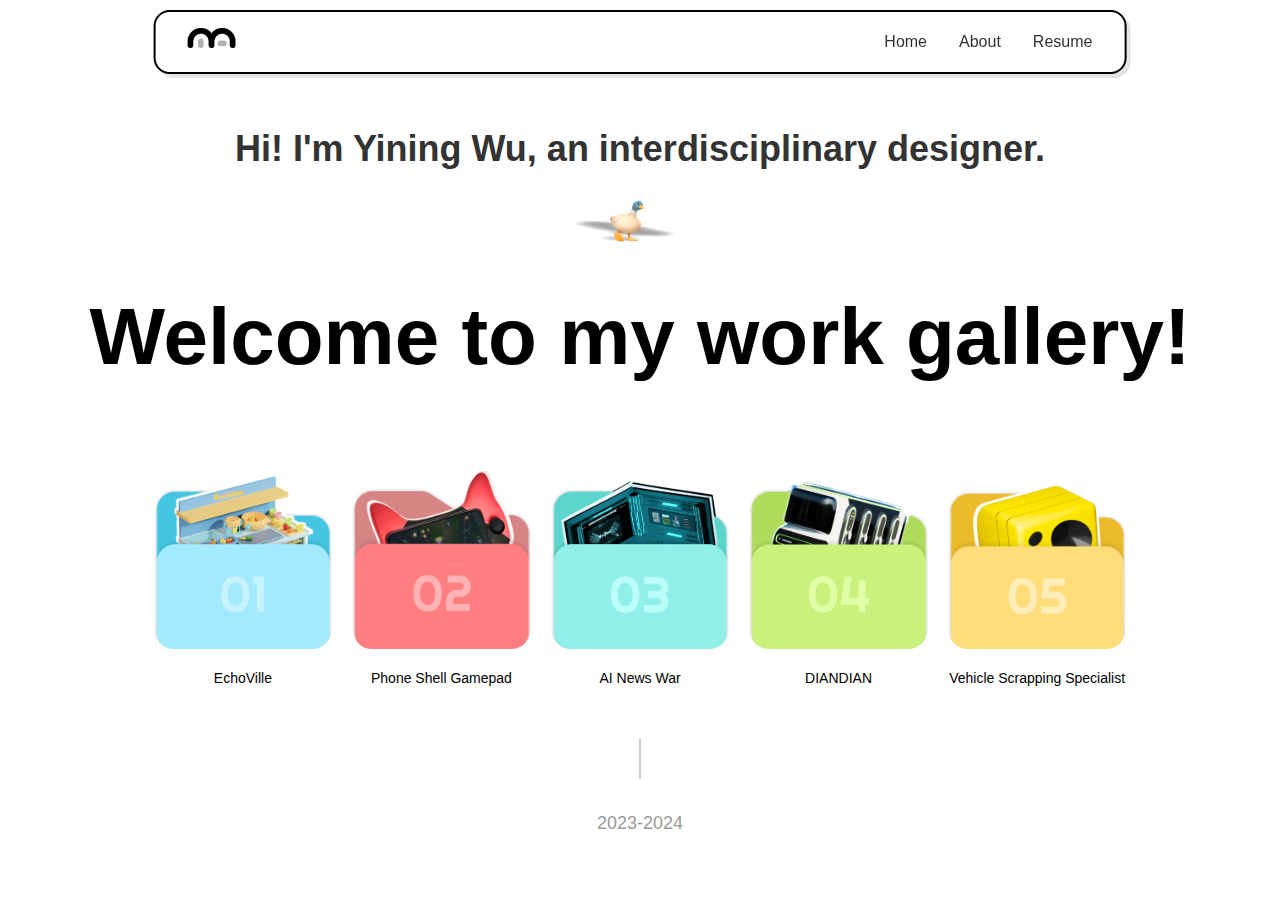
<file: index.html>
<!DOCTYPE html>
<html lang="en">
<head>
    <meta charset="UTF-8">
    <meta name="viewport" content="width=device-width, initial-scale=1.0">
    <title>Yining Wu - Portfolio</title>
    <link rel="stylesheet" href="css/style.css">
</head>
<body>
    <header class="header">
        <nav class="nav">
            <div class="logo">
                <a href="index.html">
                    <img src="assets/logo.png" alt="Nina's Logo" class="logo-image">
                </a>
            </div>
            <ul class="nav-links">
                <li><a href="index.html">Home</a></li>
                <li><a href="about.html">About</a></li>
                <li><a href="assets/Resume.pdf" target="_blank">Resume</a></li>
            </ul>
        </nav>
    </header>

    <main>
        <div class="portfolio-header">
            <h1>Hi! I'm Yining Wu, an interdisciplinary designer.</h1>
            <div class="video-divider">
                <video autoplay loop muted playsinline>
                    <source src="assets/hi.mp4" type="video/mp4">
                </video>
            </div>
            <h2>Welcome to my work gallery!</h2>
        </div>

        <div class="portfolio-grid">
            <a href="projects/echoville.html" class="portfolio-item blue">
                <div class="item-number"></div>
                <div class="item-content">
                    <h3>EchoVille</h3>
                </div>
            </a>

            <a href="projects/gamepad.html" class="portfolio-item pink">
                <div class="item-number"></div>
                <div class="item-content">
                    <h3>Phone Shell Gamepad</h3>
                </div>
            </a>

            <a href="projects/ai-news-war.html" class="portfolio-item cyan">
                <div class="item-number"></div>
                <div class="item-content">
                    <h3>AI News War</h3>
                </div>
            </a>

            <a href="projects/diandian.html" class="portfolio-item green">
                <div class="item-number"></div>
                <div class="item-content">
                    <h3>DIANDIAN</h3>
                </div>
            </a>

            <a href="projects/scrapping.html" class="portfolio-item yellow">
                <div class="item-number"></div>
                <div class="item-content">
                    <h3>Vehicle Scrapping Specialist</h3>
                </div>
            </a>
        </div>

        <div class="year">2023-2024</div>
    </main>
</body>
</html>
</file>
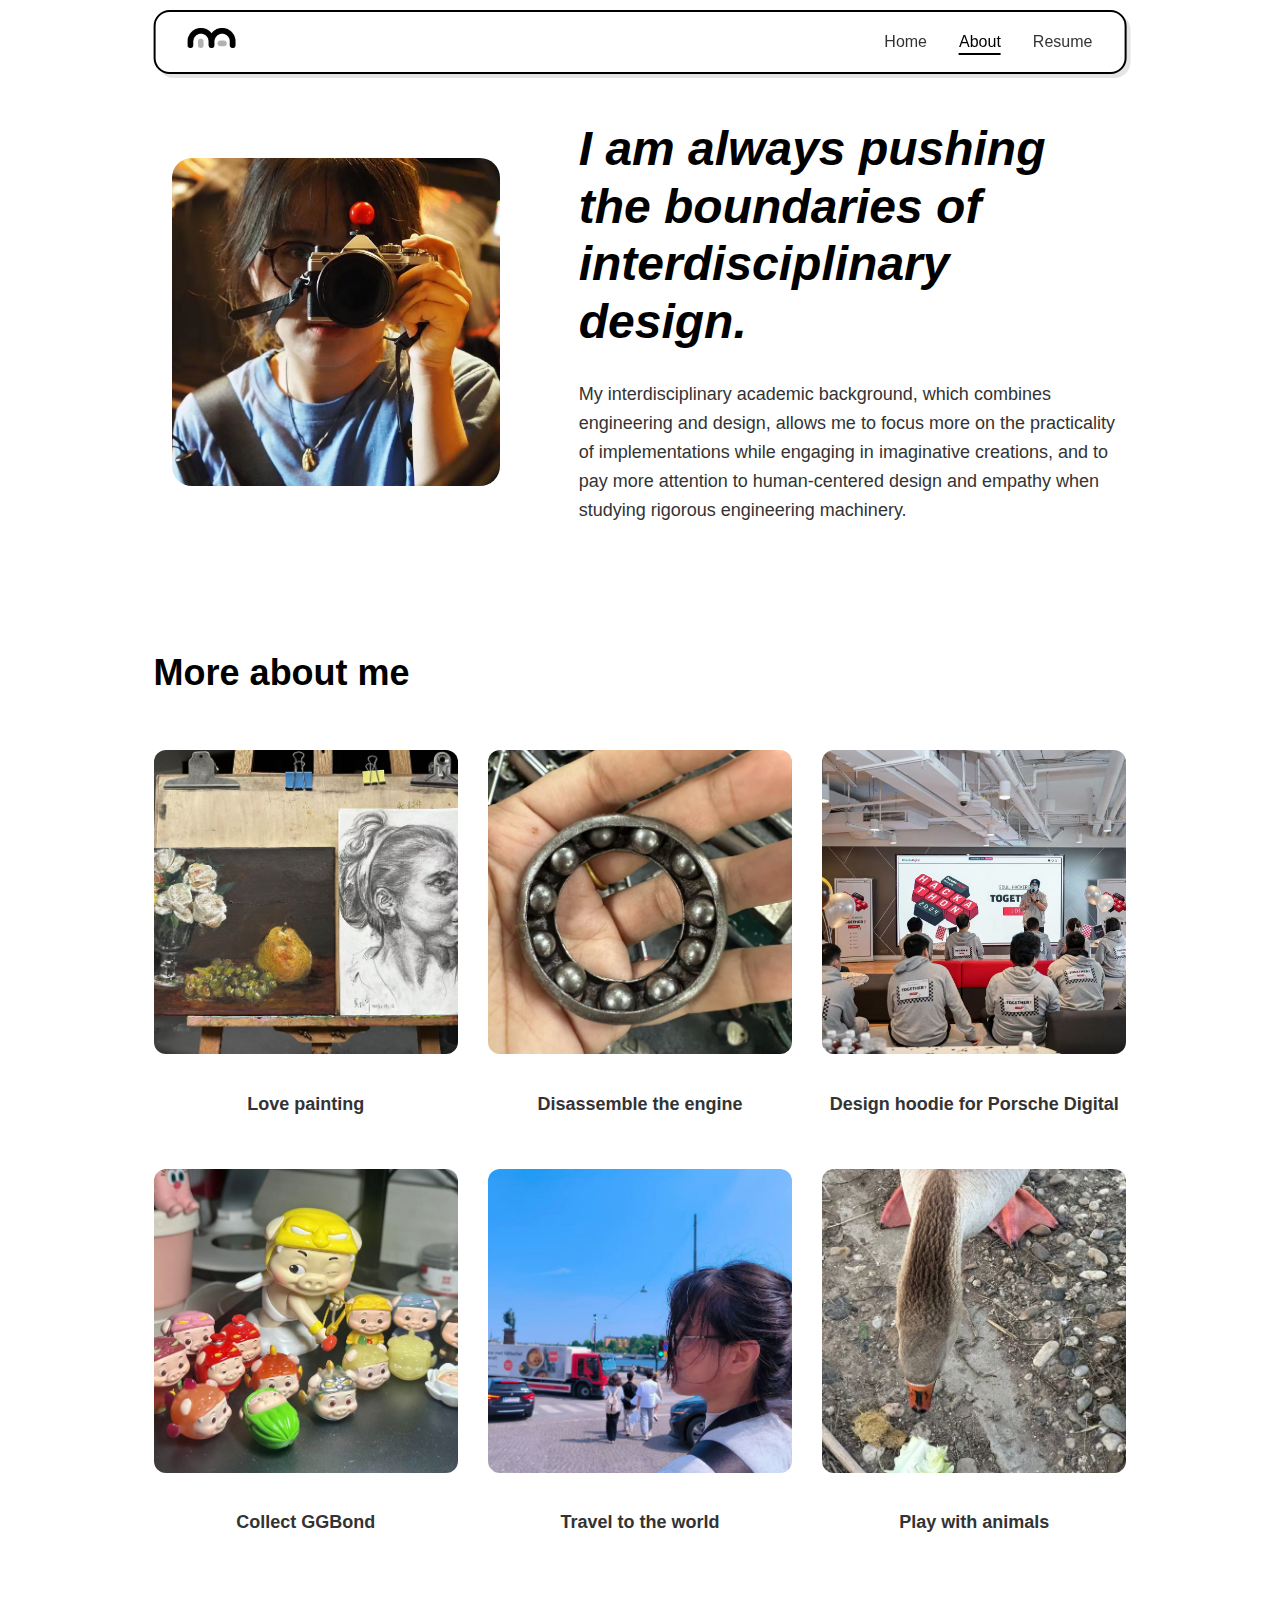
<file: about.html>
<!DOCTYPE html>
<html lang="en">
<head>
    <meta charset="UTF-8">
    <meta name="viewport" content="width=device-width, initial-scale=1.0">
    <title>About - Nina Wu</title>
    <link rel="stylesheet" href="css/style.css">
</head>
<body>
    <header class="header">
        <nav class="nav">
            <div class="logo">
                <a href="index.html">
                    <img src="assets/logo.png" alt="Nina's Logo" class="logo-image">
                </a>
            </div>
            <ul class="nav-links">
                <li><a href="index.html">Home</a></li>
                <li><a href="about.html" class="active">About</a></li>
                <li><a href="assets/Resume.pdf" target="_blank">Resume</a></li>
            </ul>
        </nav>
    </header>

    <main class="about-container">
        <div class="about-content">
            <div class="about-image">
                <img src="assets/profile.jpg" alt="Profile Image">
            </div>
            <div class="about-text">
                <h1>I am always pushing the boundaries of interdisciplinary design.</h1>
                <p>My interdisciplinary academic background, which combines engineering and design, allows me to focus more on the practicality of implementations while engaging in imaginative creations, and to pay more attention to human-centered design and empathy when studying rigorous engineering machinery.</p>
            </div>
        </div>

        <div class="more-about">
            <h2>More about me</h2>
            <div class="about-grid">
                <div class="about-item">
                    <img src="assets/about1.jpg" alt="About 1">
                    <h3>Love painting</h3>
                </div>
                <div class="about-item">
                    <img src="assets/about2.jpg" alt="About 2">
                    <h3>Disassemble the engine</h3>
                </div>
                <div class="about-item">
                    <img src="assets/about3.jpg" alt="About 3">
                    <h3>Design hoodie for Porsche Digital</h3>
                </div>
                <div class="about-item">
                    <img src="assets/about4.jpg" alt="About 4">
                    <h3>Collect GGBond</h3>
                </div>
                <div class="about-item">
                    <img src="assets/about5.jpg" alt="About 5">
                    <h3>Travel to the world</h3>
                </div>
                <div class="about-item">
                    <img src="assets/about6.jpg" alt="About 6">
                    <h3>Play with animals</h3>
                </div>
            </div>
        </div>
    </main>
</body>
</html>
</file>
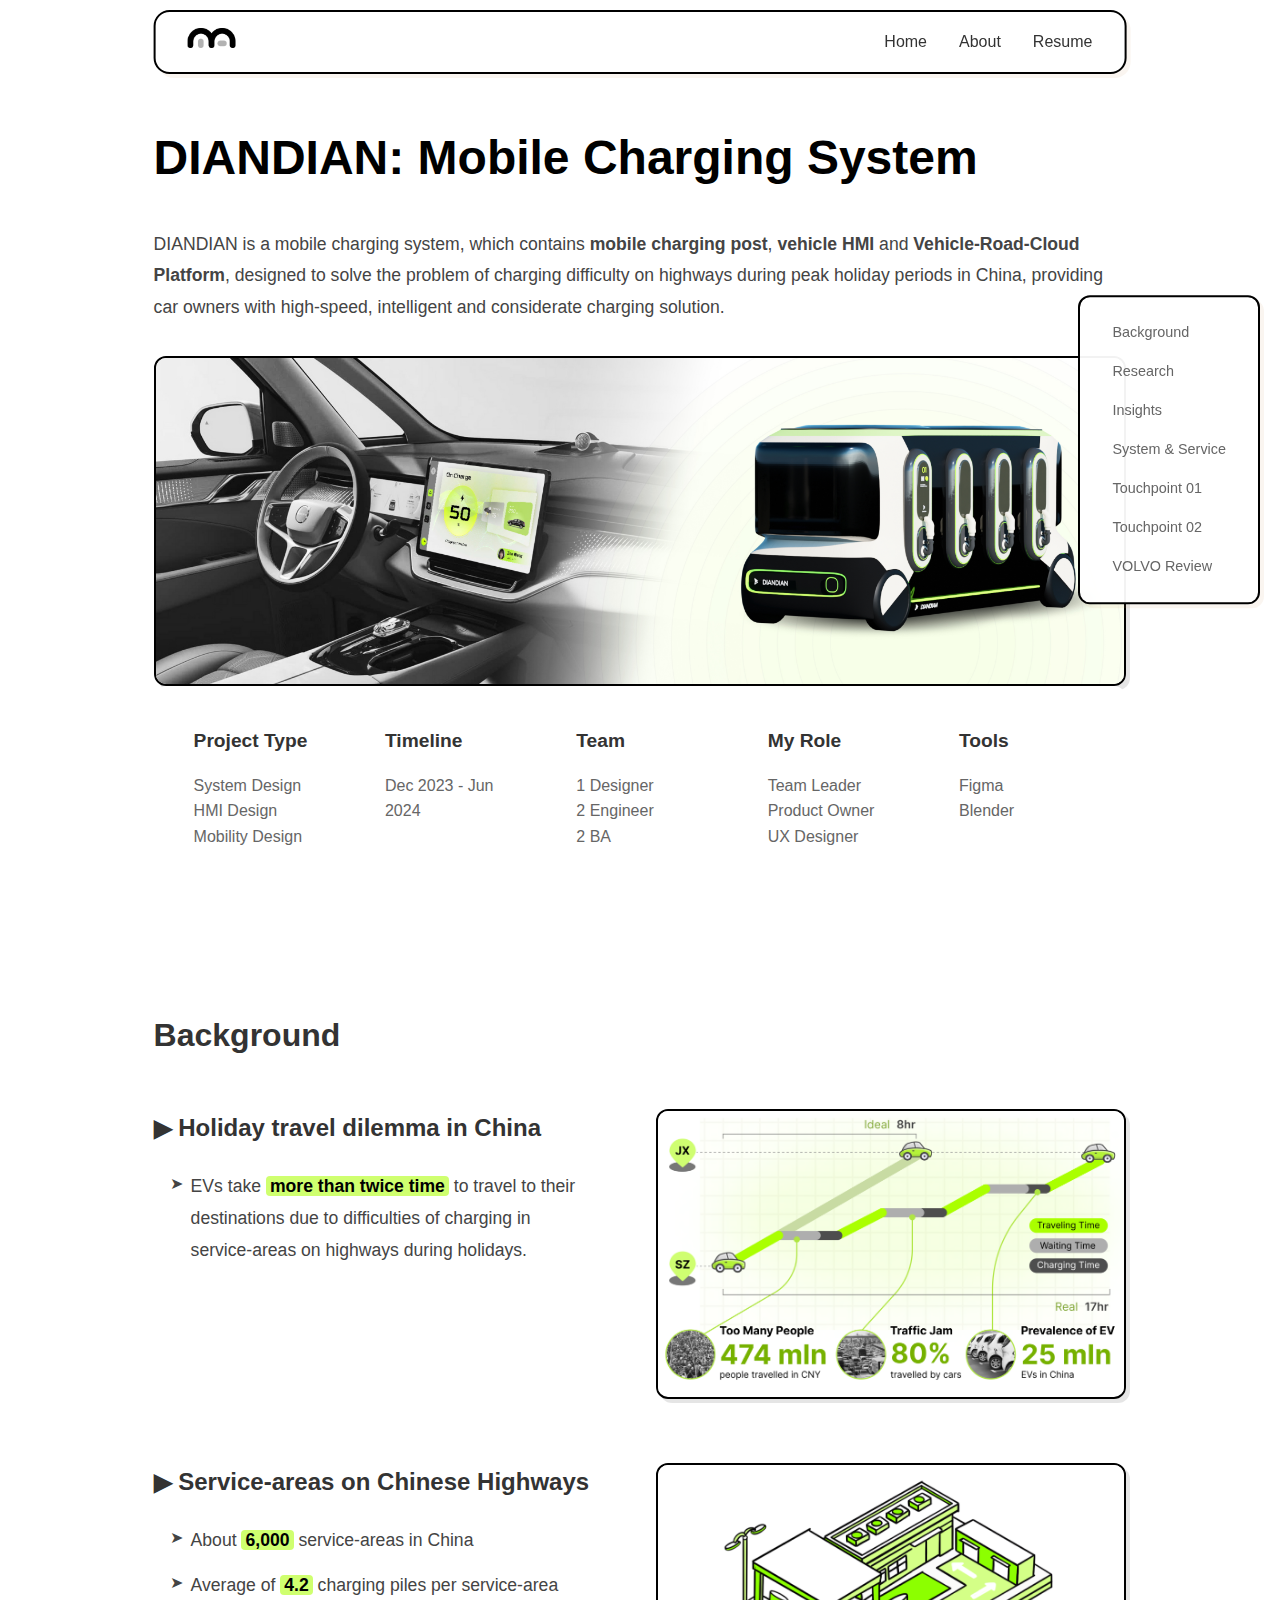
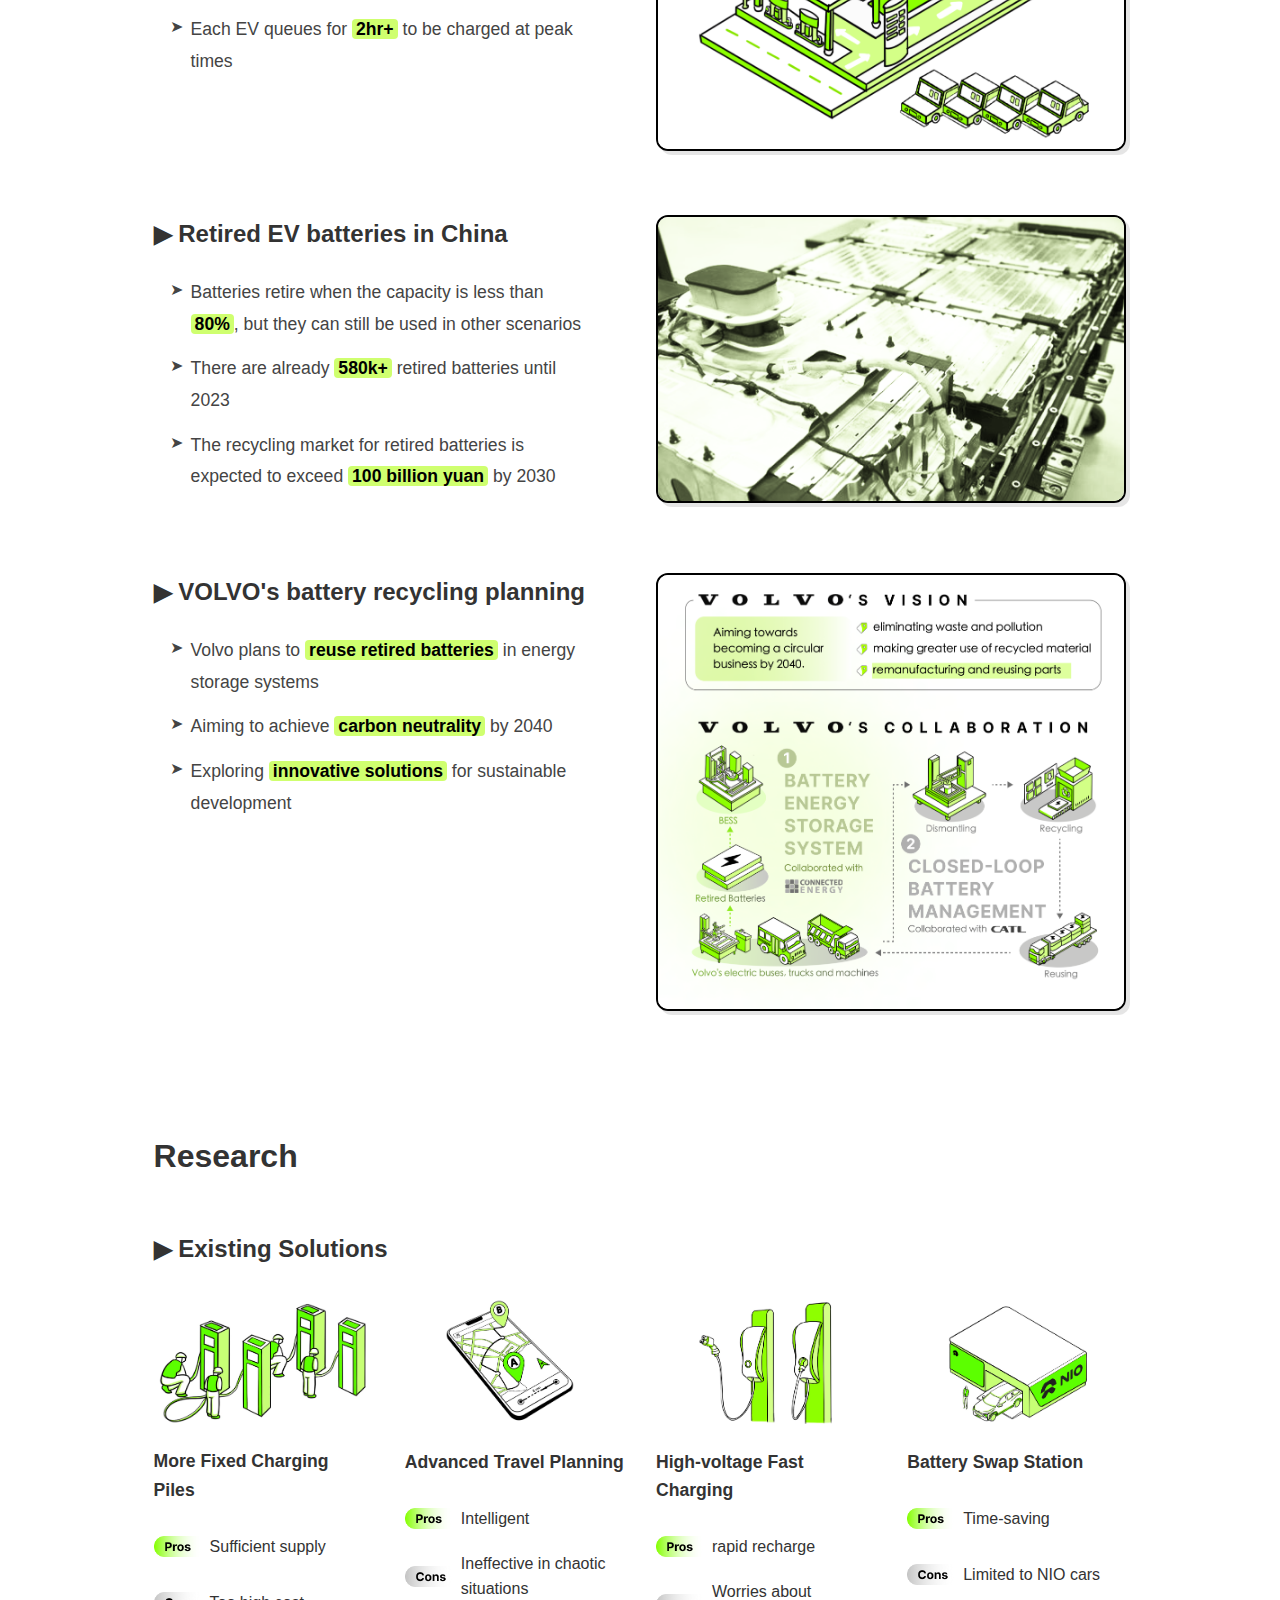
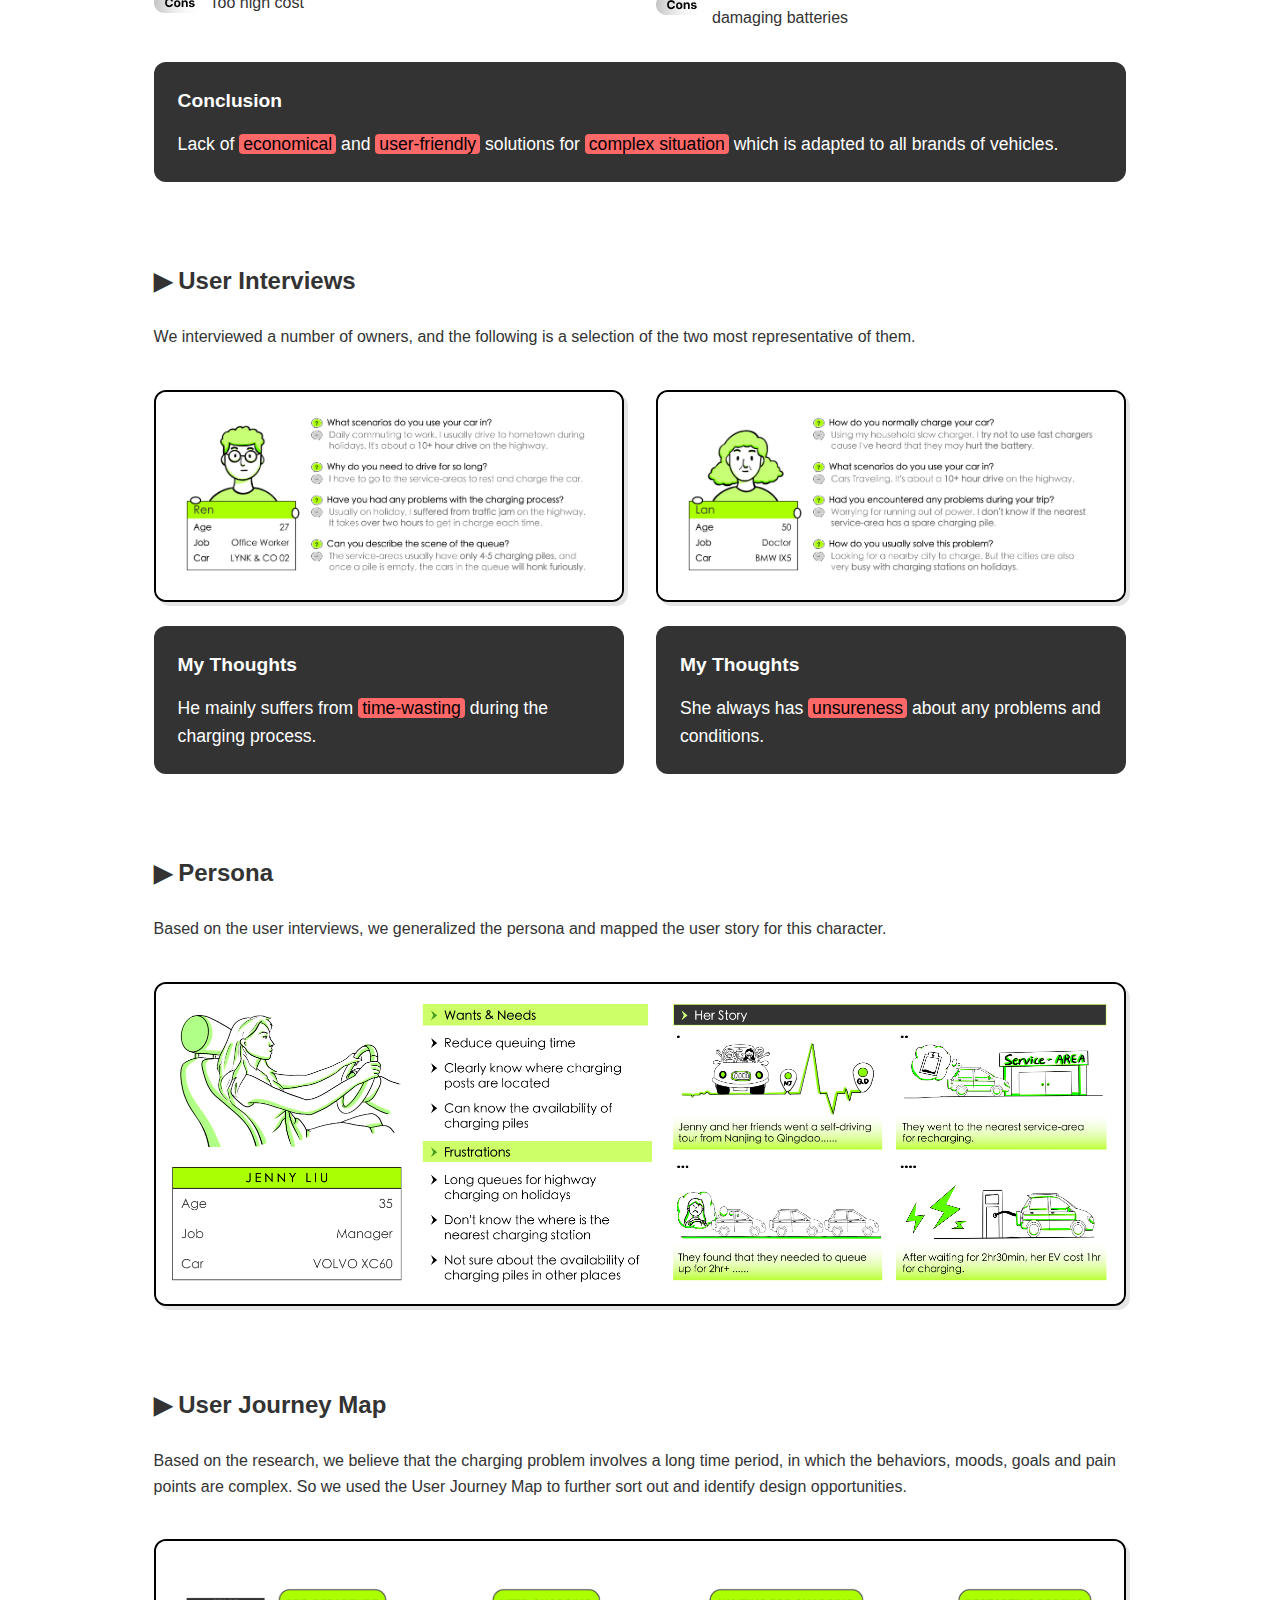
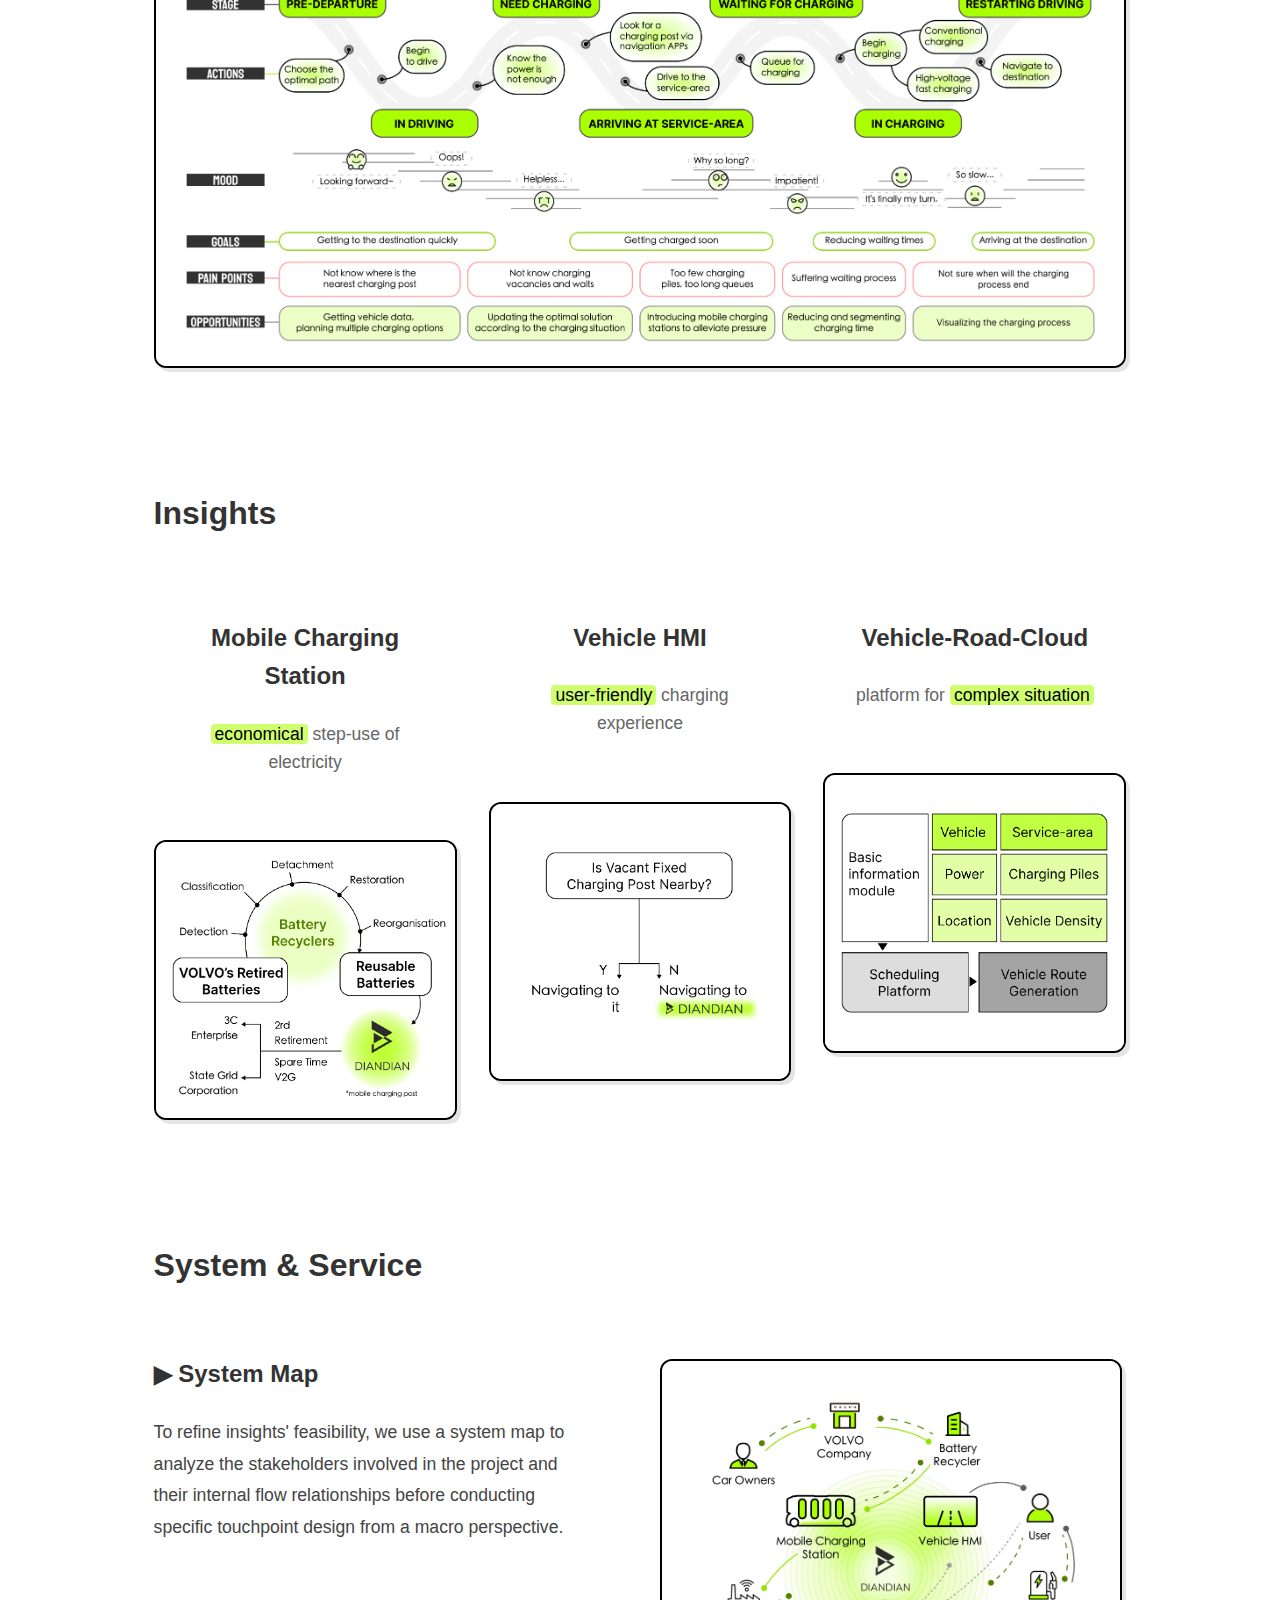
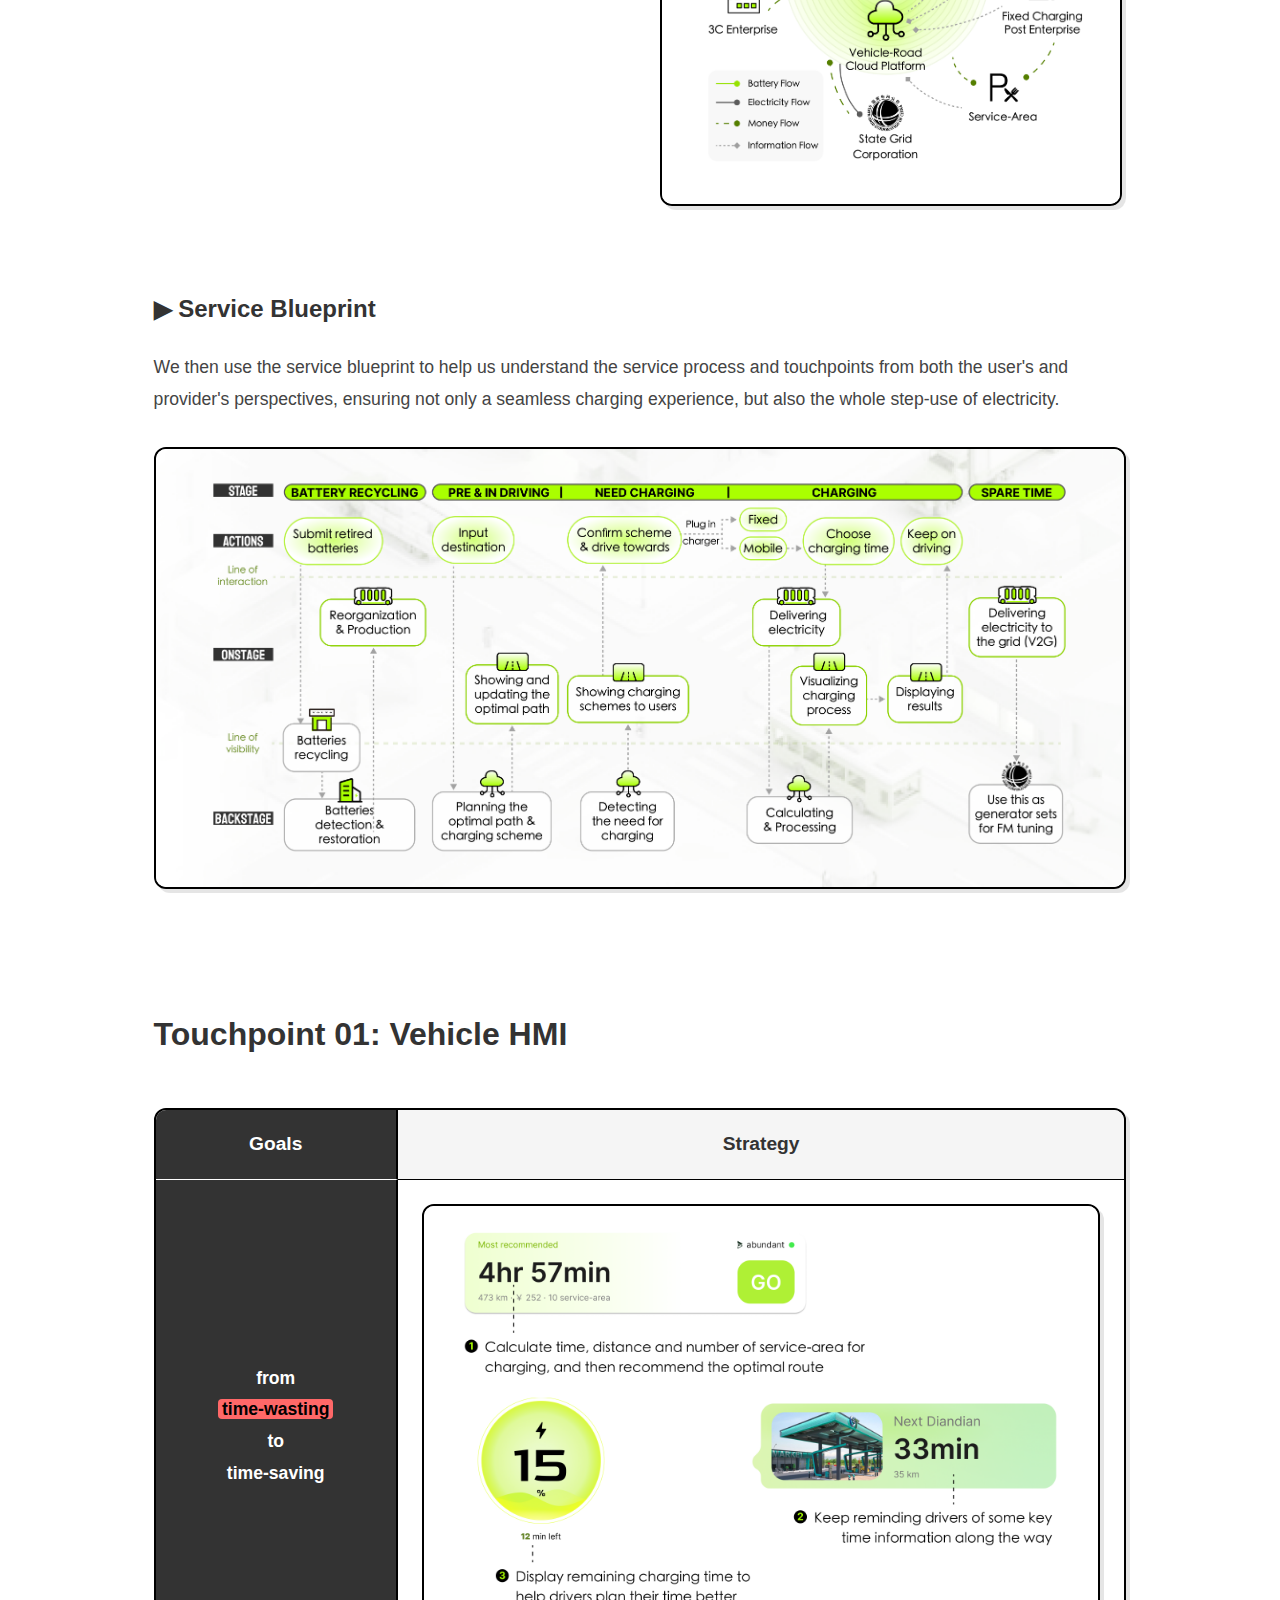
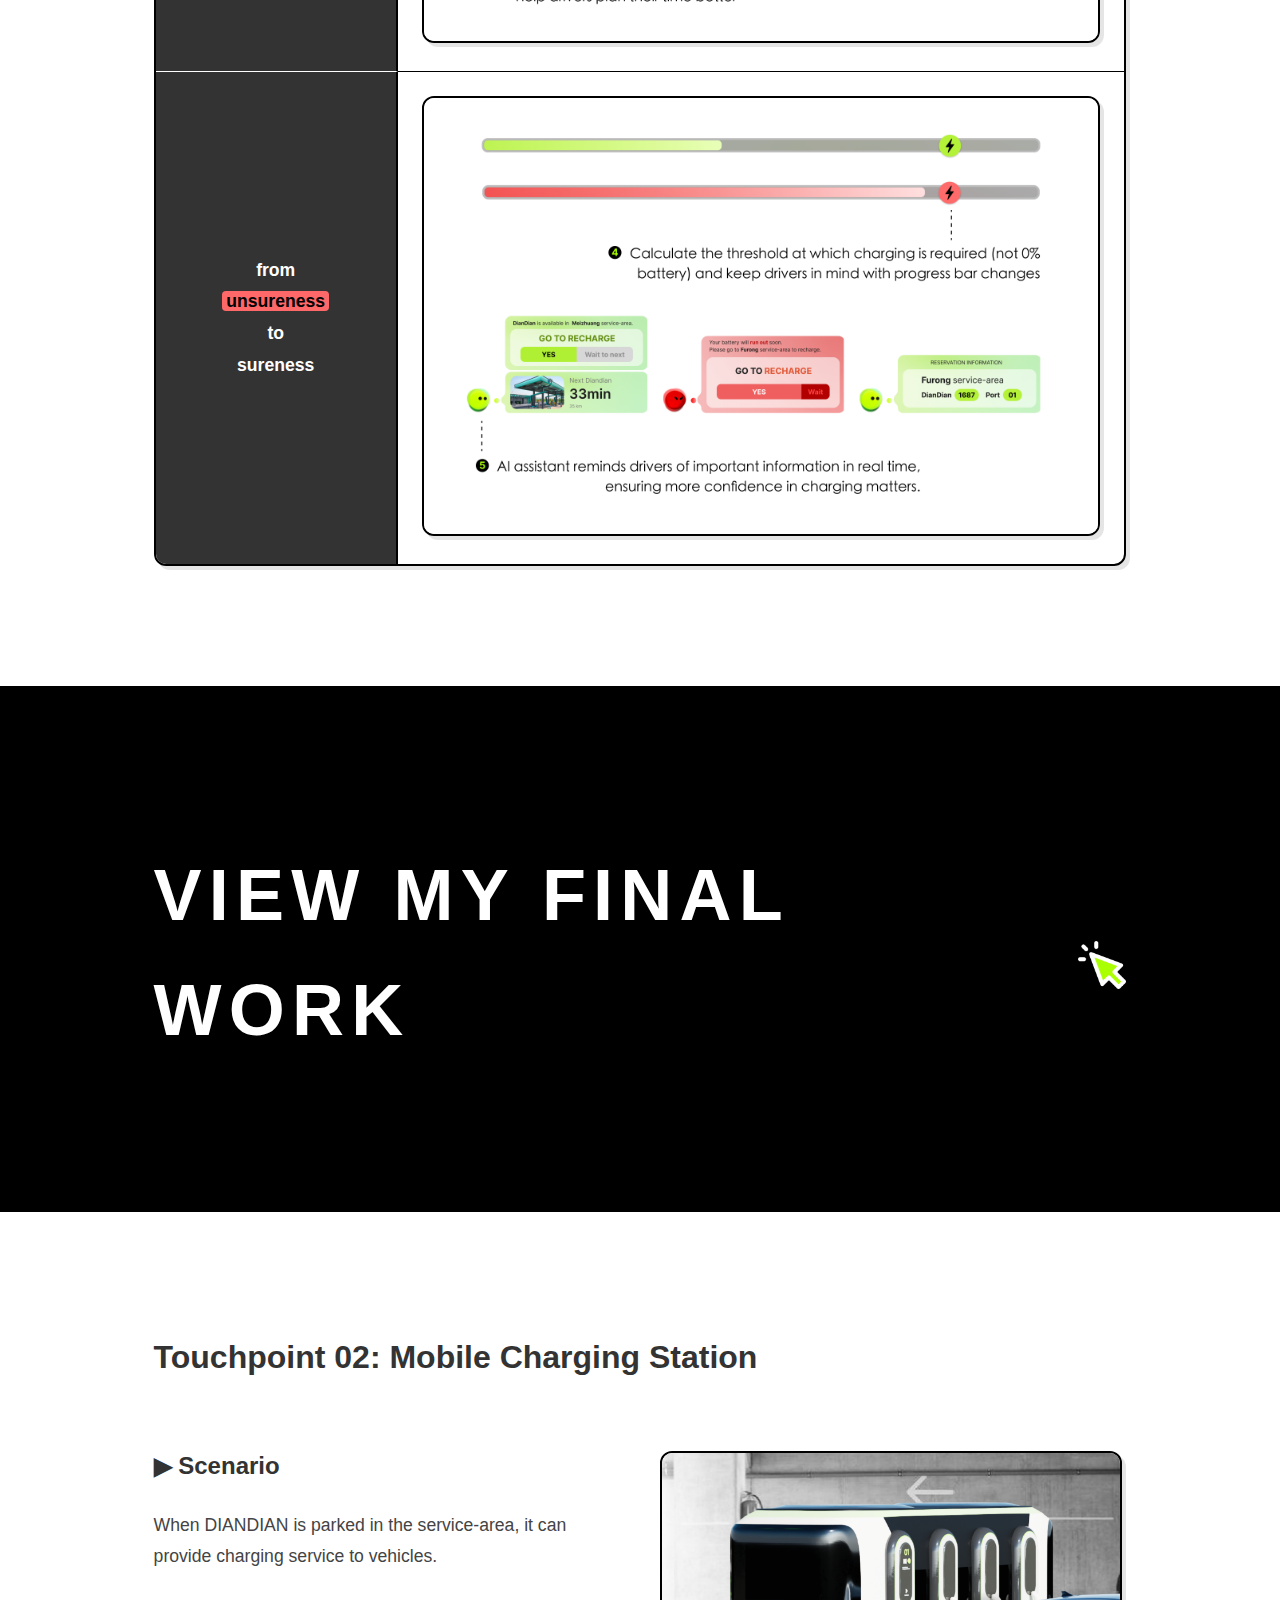
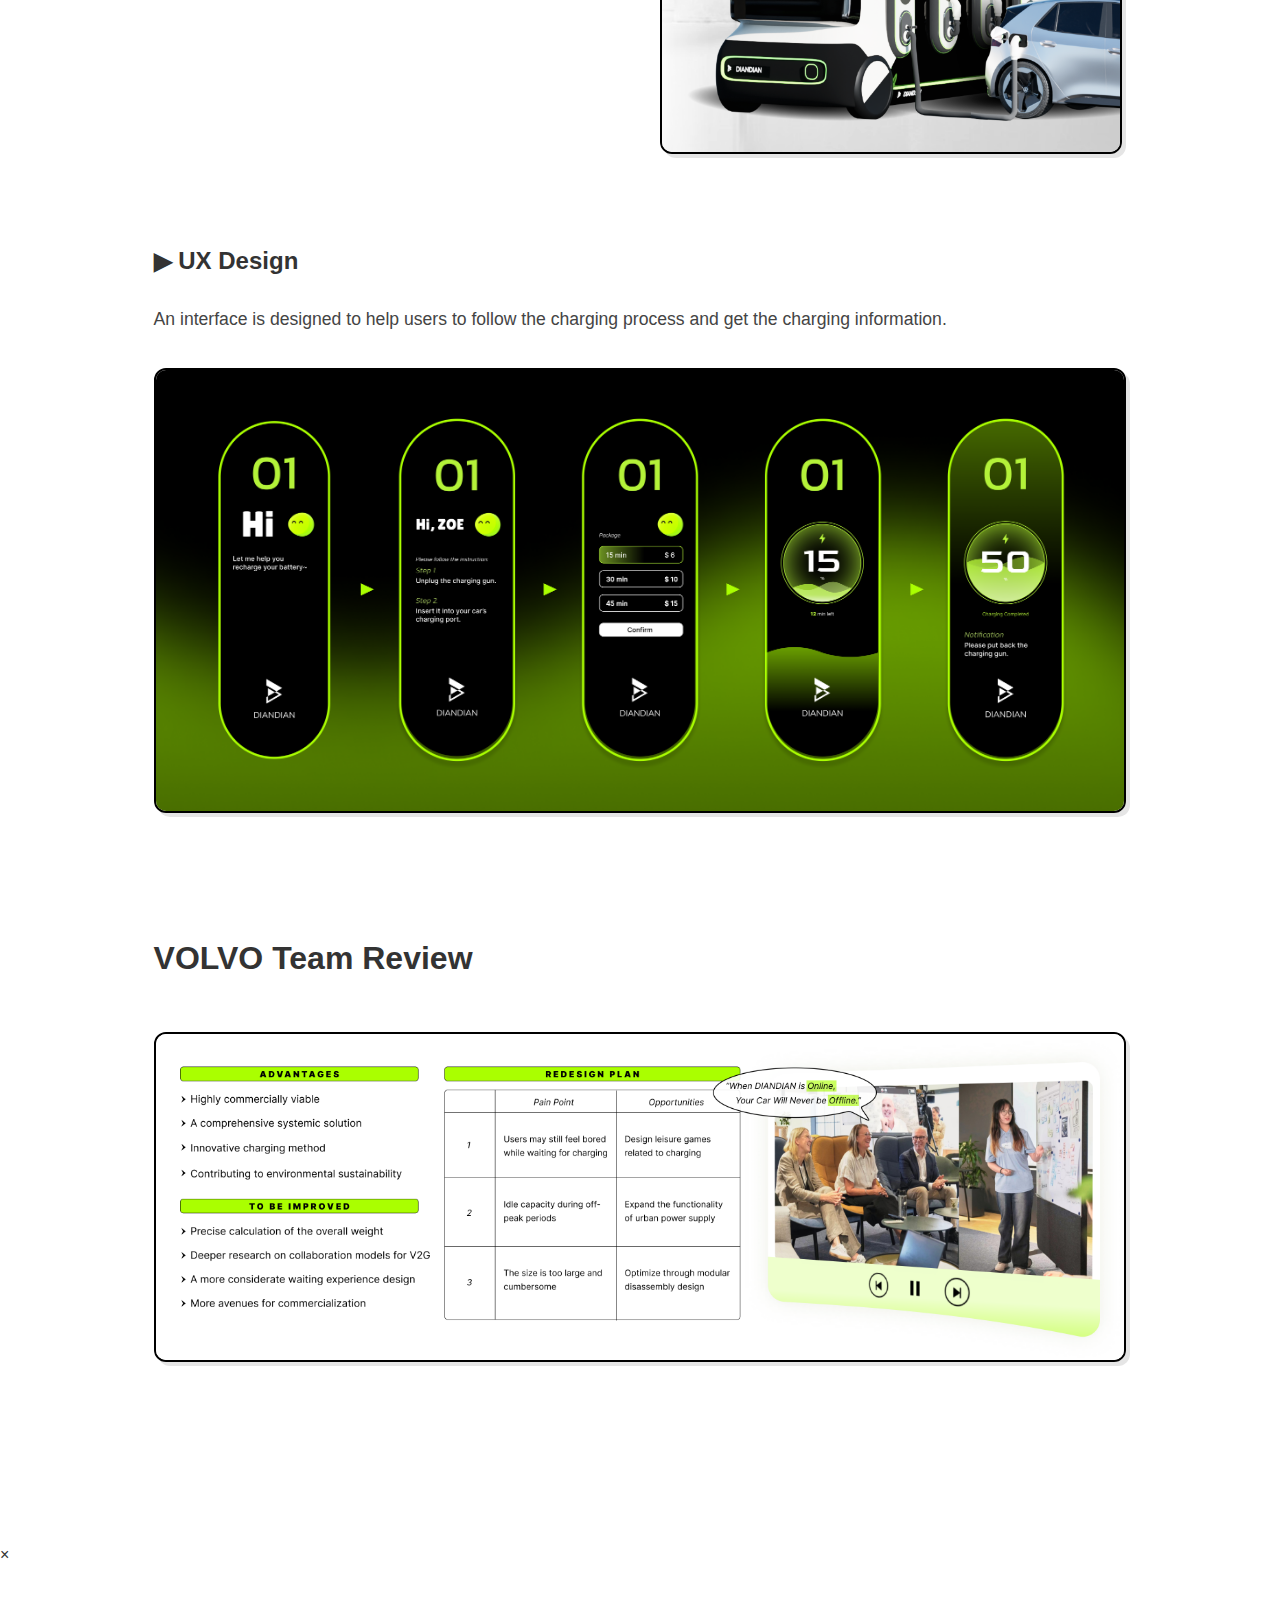
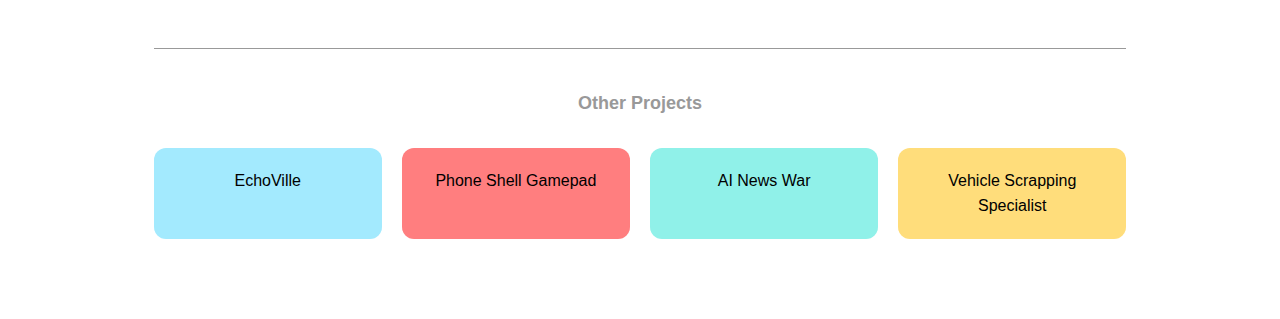
<file: projects/diandian.html>
<!DOCTYPE html>
<html lang="en">
<head>
    <meta charset="UTF-8">
    <meta name="viewport" content="width=device-width, initial-scale=1.0">
    <meta http-equiv="Content-Security-Policy" content="frame-ancestors 'self'; default-src 'self' https://ajax.googleapis.com; script-src 'self' 'unsafe-inline' https://ajax.googleapis.com; style-src 'self' https://fonts.googleapis.com 'unsafe-inline';">
    <meta http-equiv="Cache-Control" content="max-age=31536000, public">
    <title>DIANDIAN: Mobile Charging System - Nina's Portfolio</title>
    <link href="https://fonts.googleapis.com/css2?family=Noto+Sans:wght@400;700;900&display=swap" rel="stylesheet">
    <link href="https://fonts.googleapis.com/css2?family=Montserrat:ital,wght@1,700&display=swap" rel="stylesheet">
    <link rel="stylesheet" href="../css/style.css">
    <link rel="stylesheet" href="../css/project-detail.css">
</head>
<body class="project-page" data-project="diandian">
    <header class="header">
        <nav class="nav">
            <div class="logo">
                <a href="../index.html">
                    <img src="../assets/logo.png" alt="Nina's Logo" class="logo-image">
                </a>
            </div>
            <ul class="nav-links">
                <li><a href="../index.html">Home</a></li>
                <li><a href="../about.html">About</a></li>
                <li><a href="../assets/Resume.pdf" target="_blank">Resume</a></li>
            </ul>
        </nav>
    </header>

    <main class="project-detail">
        <div class="floating-nav">
            <ul class="floating-nav-list">
                <li><a href="#background" class="floating-nav-link">Background</a></li>
                <li><a href="#research" class="floating-nav-link">Research</a></li>
                <li><a href="#insights" class="floating-nav-link">Insights</a></li>
                <li><a href="#system" class="floating-nav-link">System & Service</a></li>
                <li><a href="#touchpoint-01" class="floating-nav-link">Touchpoint 01</a></li>
                <li><a href="#touchpoint-02" class="floating-nav-link">Touchpoint 02</a></li>
                <li><a href="#review" class="floating-nav-link">VOLVO Review</a></li>
            </ul>
        </div>

        <section class="project-hero">
            <div class="project-intro">
                <h1>DIANDIAN: Mobile Charging System</h1>
                <p class="project-description">DIANDIAN is a mobile charging system, which contains <strong>mobile charging post</strong>, <strong>vehicle HMI</strong> and <strong>Vehicle-Road-Cloud Platform</strong>, designed to solve the problem of charging difficulty on highways during peak holiday periods in China, providing car owners with high-speed, intelligent and considerate charging solution.</p>
            </div>
            <div class="hero-image-container">
                <img 
                    src="../assets/diandian/1.jpg" 
                    alt="DIANDIAN Project Overview" 
                    class="hero-image"
                    onerror="console.log('Image failed to load')"
                />
            </div>
            <div class="overview-grid">
                <div class="overview-item">
                    <h3>Project Type</h3>
                    <p>System Design<br>
                       HMI Design<br>
                       Mobility Design</p>
                </div>
                <div class="overview-item">
                    <h3>Timeline</h3>
                    <p>Dec 2023 - Jun 2024</p>
                </div>
                <div class="overview-item">
                    <h3>Team</h3>
                    <p>1 Designer<br>
                       2 Engineer<br>
                       2 BA</p>
                </div>
                <div class="overview-item">
                    <h3>My Role</h3>
                    <p>Team Leader<br>
                       Product Owner<br>
                       UX Designer</p>
                </div>
                <div class="overview-item">
                    <h3>Tools</h3>
                    <p>Figma<br>
                       Blender</p>
                </div>
            </div>
        </section>

        <section class="project-content">
            <div class="content-block" id="background">
                <h2>Background</h2>
                <div class="background-grid">
                    <div class="background-left">
                        <h3>▶ Holiday travel dilemma in China</h3>
                        <div class="point-list">
                            <div class="point">
                                <span class="point-marker">➤</span>
                                <span class="point-text">EVs take <strong>more than twice time</strong> to travel to their destinations due to difficulties of charging in service-areas on highways during holidays.</span>
                            </div>
                        </div>
                    </div>
                    <div class="background-right">
                        <div class="background-image">
                            <img src="../assets/diandian/2.png" alt="Holiday travel dilemma in China" class="content-image">
                        </div>
                    </div>
                </div>
                <div class="background-grid">
                    <div class="background-left">
                        <h3>▶ Service-areas on Chinese Highways</h3>
                        <div class="point-list">
                            <div class="point">
                                <span class="point-marker">➤</span>
                                <span class="point-text">About <strong>6,000</strong> service-areas in China</span>
                            </div>
                            <div class="point">
                                <span class="point-marker">➤</span>
                                <span class="point-text">Average of <strong>4.2</strong> charging piles per service-area</span>
                            </div>
                            <div class="point">
                                <span class="point-marker">➤</span>
                                <span class="point-text">Each EV queues for <strong>2hr+</strong> to be charged at peak times</span>
                            </div>
                        </div>
                    </div>
                    <div class="background-right">
                        <div class="background-image">
                            <img src="../assets/diandian/3.png" alt="Service-areas on Chinese Highways" class="content-image">
                        </div>
                    </div>
                </div>
                <div class="background-grid">
                    <div class="background-left">
                        <h3>▶ Retired EV batteries in China</h3>
                        <div class="point-list">
                            <div class="point">
                                <span class="point-marker">➤</span>
                                <span class="point-text">Batteries retire when the capacity is less than <strong>80%</strong>, but they can still be used in other scenarios</span>
                            </div>
                            <div class="point">
                                <span class="point-marker">➤</span>
                                <span class="point-text">There are already <strong>580k+</strong> retired batteries until 2023</span>
                            </div>
                            <div class="point">
                                <span class="point-marker">➤</span>
                                <span class="point-text">The recycling market for retired batteries is expected to exceed <strong>100 billion yuan</strong> by 2030</span>
                            </div>
                        </div>
                    </div>
                    <div class="background-right">
                        <div class="background-image">
                            <img src="../assets/diandian/4.png" alt="Charging Pile Distribution" class="content-image">
                        </div>
                    </div>
                </div>
                <div class="background-grid">
                    <div class="background-left">
                        <h3>▶ VOLVO's battery recycling planning</h3>
                        <div class="point-list">
                            <div class="point">
                                <span class="point-marker">➤</span>
                                <span class="point-text">Volvo plans to <strong>reuse retired batteries</strong> in energy storage systems</span>
                            </div>
                            <div class="point">
                                <span class="point-marker">➤</span>
                                <span class="point-text">Aiming to achieve <strong>carbon neutrality</strong> by 2040</span>
                            </div>
                            <div class="point">
                                <span class="point-marker">➤</span>
                                <span class="point-text">Exploring <strong>innovative solutions</strong> for sustainable development</span>
                            </div>
                        </div>
                    </div>
                    <div class="background-right">
                        <div class="background-image">
                            <img src="../assets/diandian/5.png" alt="VOLVO's battery recycling planning" class="content-image">
                        </div>
                    </div>
                </div>
            </div>

            <div class="content-block" id="research">
                <h2>Research</h2>
                
                <!-- Existing Solutions -->
                <div class="research-section" id="existing-solutions">
                    <h3>▶ Existing Solutions</h3>
                    <div class="solutions-grid">
                        <div class="solution-item">
                            <img src="../assets/diandian/solution1.png" alt="Mobile Charging Van" class="solution-image">
                            <h4>More Fixed Charging Piles</h4>
                            <div class="solution-points">
                                <div class="point-item">
                                    <img src="../assets/diandian/pros.png" alt="pros" class="pros-icon">
                                    <p>Sufficient supply</p>
                                </div>
                                <div class="point-item">
                                    <img src="../assets/diandian/cons.png" alt="cons" class="pros-icon">
                                    <p>Too high cost</p>
                                </div>
                            </div>
                        </div>
                        <div class="solution-item">
                            <img src="../assets/diandian/solution2.png" alt="Portable Charger" class="solution-image">
                            <h4>Advanced Travel Planning</h4>
                            <div class="solution-points">
                                <div class="point-item">
                                    <img src="../assets/diandian/pros.png" alt="pros" class="pros-icon">
                                    <p>Intelligent</p>
                                </div>
                                <div class="point-item">
                                    <img src="../assets/diandian/cons.png" alt="cons" class="pros-icon">
                                    <p>Ineffective in chaotic situations</p>
                                </div>
                            </div>
                        </div>
                        <div class="solution-item">
                            <img src="../assets/diandian/solution3.png" alt="Battery Swap Station" class="solution-image">
                            <h4>High-voltage Fast Charging</h4>
                            <div class="solution-points">
                                <div class="point-item">
                                    <img src="../assets/diandian/pros.png" alt="pros" class="pros-icon">
                                    <p>rapid recharge</p>
                                </div>
                                <div class="point-item">
                                    <img src="../assets/diandian/cons.png" alt="cons" class="pros-icon">
                                    <p>Worries about damaging batteries</p>
                                </div>
                            </div>
                        </div>
                        <div class="solution-item">
                            <img src="../assets/diandian/solution4.png" alt="Fixed Charging Station" class="solution-image">
                            <h4>Battery Swap Station</h4>
                            <div class="solution-points">
                                <div class="point-item">
                                    <img src="../assets/diandian/pros.png" alt="pros" class="pros-icon">
                                    <p>Time-saving</p>
                                </div>
                                <div class="point-item">
                                    <img src="../assets/diandian/cons.png" alt="cons" class="pros-icon">
                                    <p>Limited to NIO cars</p>
                                </div>
                            </div>
                        </div>
                    </div>
                    <div class="solution-conclusion" id="solution-section">
                        <h4>Conclusion</h4>
                        <p>Lack of 
                            <a href="#insights" class="highlight-text back-to-insight">economical</a> and 
                            <a href="#insights" class="highlight-text back-to-insight">user-friendly</a> solutions for 
                            <a href="#insights" class="highlight-text back-to-insight">complex situation</a> 
                            which is adapted to all brands of vehicles.</p>
                    </div>
                </div>

                <!-- User Interviews -->
                <div class="research-section">
                    <h3>▶ User Interviews</h3>
                    <p class="section-description">We interviewed a number of owners, and the following is a selection of the two most representative of them.</p>
                    <div class="interviews-grid">
                        <div class="interview-column" id="time-wasting-section">
                            <img src="../assets/diandian/interview1.png" alt="Interview Insights 1" class="interview-image">
                            <div class="interview-conclusion">
                                <h4>My Thoughts</h4>
                                <p>He mainly suffers from <a href="#goals-table" class="highlight-text">time-wasting</a> during the charging process.</p>
                            </div>
                        </div>
                        <div class="interview-column" id="unsureness-section">
                            <img src="../assets/diandian/interview2.png" alt="Interview Insights 2" class="interview-image">
                            <div class="interview-conclusion">
                                <h4>My Thoughts</h4>
                                <p>She always has <a href="#goals-table" class="highlight-text">unsureness</a> about any problems and conditions.</p>
                            </div>
                        </div>
                    </div>
                </div>

                <!-- Persona -->
                <div class="research-section">
                    <h3>▶ Persona</h3>
                    <p class="section-description">Based on the user interviews, we generalized the persona and mapped the user story for this character.</p>
                    <img src="../assets/diandian/persona.png" alt="Persona" class="full-width-image">
                </div>

                <div class="content-block">
                    <h3>▶ User Journey Map</h3>
                    <p class="section-description">Based on the research, we believe that the charging problem involves a long time period, in which the behaviors, moods, goals and pain points are complex. So we used the User Journey Map to further sort out and identify design opportunities.</p>
                    <img src="../assets/diandian/journey.png" alt="User Journey Map" class="full-width-image">
                </div>
            </div>

            <!-- Insights Section -->
            <div class="content-block" id="insights">
                <h2>Insights</h2>
                <div class="insights-grid">
                    <div class="insight-item">
                        <div class="insight-image-container">
                            <h3>Mobile Charging Station</h3>
                            <p class="insight-subtitle">
                                <a href="#solution-section" class="highlight-text insight-link">economical</a> 
                                step-use of electricity
                            </p>
                        </div>
                        <img src="../assets/diandian/insight1.png" alt="Mobile Charging Post" class="insight-detail-image">
                    </div>
                    <div class="insight-item">
                        <div class="insight-image-container">
                            <h3>Vehicle HMI</h3>
                            <p class="insight-subtitle">
                                <a href="#solution-section" class="highlight-text insight-link">user-friendly</a> 
                                charging experience
                            </p>
                        </div>
                        <img src="../assets/diandian/insight2.png" alt="Vehicle HMI" class="insight-detail-image">
                    </div>
                    <div class="insight-item">
                        <div class="insight-image-container">
                            <h3>Vehicle-Road-Cloud</h3>
                            <p class="insight-subtitle">
                                platform for 
                                <a href="#solution-section" class="highlight-text insight-link">complex situation</a>
                            </p>
                        </div>
                        <img src="../assets/diandian/insight3.png" alt="Vehicle-Road-Cloud Platform" class="insight-detail-image">
                    </div>
                </div>
            </div>

            <div class="content-block" id="system">
                <h2>System & Service</h2>
                <div class="design-grid">
                    <div class="design-left">
                        <h3>▶ System Map</h3>
                        <p>To refine insights' feasibility, we use a system map to analyze the stakeholders involved in the project and their internal flow relationships before conducting specific touchpoint design from a macro perspective.</p>
                    </div>
                    <div class="design-right">
                        <img src="../assets/diandian/system-map.png" alt="System Map" class="design-image">
                    </div>
                </div>
                <div class="design-section">
                    <h3>▶ Service Blueprint</h3>
                    <p>We then use the service blueprint to help us understand the service process and touchpoints from both the user's and provider's perspectives, ensuring not only a seamless charging experience, but also the whole step-use of electricity.</p>
                    <img src="../assets/diandian/service-blueprint.png" alt="Service Blueprint" class="design-image">
                </div>
            </div>

            <div class="content-block" id="touchpoint-01">
                <h2>Touchpoint 01: Vehicle HMI</h2>
                <div class="goals-table" id="goals-table">
                    <div class="table-row">
                        <div class="table-cell header-cell">Goals</div>
                        <div class="table-cell header-cell">Strategy</div>
                    </div>
                    <div class="table-row">
                        <div class="table-cell">
                            <h4>
                                from<br>
                                <a href="#time-wasting-section" class="highlight-text">time-wasting</a><br>
                                to<br>
                                time-saving
                            </h4>
                        </div>
                        <div class="table-cell">
                            <div class="goal-image">
                                <img src="../assets/diandian/goal1.png" alt="Time-saving goal" class="touchpoint-image">
                            </div>
                        </div>
                    </div>
                    <div class="table-row">
                        <div class="table-cell">
                            <h4>
                                from<br>
                                <a href="#unsureness-section" class="highlight-text">unsureness</a><br>
                                to<br>
                                sureness
                            </h4>
                        </div>
                        <div class="table-cell">
                            <div class="goal-image">
                                <img src="../assets/diandian/goal2.png" alt="Sureness goal" class="touchpoint-image">
                            </div>
                        </div>
                    </div>
                </div>
            </div>

            <div class="content-block dark-section">
                <div class="view-work-banner">
                    <h2>VIEW MY FINAL WORK</h2>
                    <img src="../assets/diandian/click.png" alt="click-icon" class="click-icon">
                </div>

                <div class="hidden-content" style="display: none;">
                    <h3>▶ Pre & In Charging</h3>
                    <div class="touchpoint-images">
                        <div class="touchpoint-image-item">
                            <img src="../assets/diandian/hmi-pre.png" alt="Pre-charging Interface" class="touchpoint-image">
                            <p class="touchpoint-caption">Showing the optimal route before driving</p>
                        </div>
                        <div class="touchpoint-image-item">
                            <img src="../assets/diandian/hmi-in.png" alt="In-charging Interface" class="touchpoint-image">
                            <p class="touchpoint-caption">In driving mode</p>
                        </div>
                    </div>

                    <h3>▶ Need Charging</h3>
                    <div class="touchpoint-images">
                        <div class="touchpoint-image-item">
                            <img src="../assets/diandian/hmi-need1.png" alt="Need Charging Interface 1" class="touchpoint-image">
                            <p class="touchpoint-caption">Charging reservation information</p>
                        </div>
                        <div class="touchpoint-image-item">
                            <img src="../assets/diandian/hmi-need2.png" alt="Need Charging Interface 2" class="touchpoint-image">
                            <p class="touchpoint-caption">Route in service-area</p>
                        </div>
                    </div>
                    <div class="touchpoint-images">
                        <div class="touchpoint-image-item">
                            <img src="../assets/diandian/hmi-need3.png" alt="Need Charging Interface 3" class="touchpoint-image">
                            <p class="touchpoint-caption">Welcome to charge</p>
                        </div>
                        <div class="touchpoint-image-item">
                            <img src="../assets/diandian/hmi-need4.png" alt="Need Charging Interface 4" class="touchpoint-image">
                            <p class="touchpoint-caption">On charge mode: Visualizing charging</p>
                        </div>
                    </div>

                    <h3>▶ Charging</h3>
                    <div class="touchpoint-images">
                        <div class="touchpoint-image-item">
                            <img src="../assets/diandian/hmi-charging1.png" alt="Charging Interface 1" class="touchpoint-image">
                            <p class="touchpoint-caption">Welcome to charge</p>
                        </div>
                        <div class="touchpoint-image-item">
                            <img src="../assets/diandian/hmi-charging2.png" alt="Charging Interface 2" class="touchpoint-image">
                            <p class="touchpoint-caption">On charge mode: Visualizing charging</p>
                        </div>
                    </div>
                </div>
            </div>

            <div class="content-block" id="touchpoint-02">
                <h2>Touchpoint 02: Mobile Charging Station</h2>
                <div class="design-grid">
                    <div class="design-left">
                        <h3>▶ Scenario</h3>
                        <p>When DIANDIAN is parked in the service-area, it can provide charging service to vehicles.</p>
                    </div>
                    <div class="design-right">
                        <div class="goal-image">
                            <img src="../assets/diandian/goal3.png" alt="Mobile Charging Post Goals" class="design-image">
                        </div>
                    </div>
                </div>
                
                <div class="design-section">
                    <h3>▶ UX Design</h3>
                    <p>An interface is designed to help users to follow the charging process and get the charging information.</p>
                    <img src="../assets/diandian/ux-design.png" alt="UX Design" class="design-image">
                </div>
            </div>

            <div class="content-block" id="review">
                <h2>VOLVO Team Review</h2>
                <img src="../assets/diandian/review.png" alt="VOLVO Team Review" class="full-width-image">  
            </div>
        </section>
    </main>

    <!-- 在 body 结束标签前添加模态框 -->
    <div class="modal" id="imageModal">
        <span class="modal-close">&times;</span>
        <img class="modal-content" id="modalImage">
    </div>

    <!-- 在 body 结束标签前，其他脚本之后加 -->
    <script src="../js/image-zoom.js"></script>
    <script src="../js/banner-click.js"></script>
    <script src="../js/floating-nav.js"></script>

    <!-- 在 body 结束标签前添加 -->
    <div class="image-modal">
        <span class="close-modal">&times;</span>
        <img class="modal-content" id="modal-image">
    </div>

    <div class="project-navigation">
        <h3>Other Projects</h3>
        <div class="other-projects">
            <a href="echoville.html" class="project-link">EchoVille</a>
            <a href="gamepad.html" class="project-link">Phone Shell Gamepad</a>
            <a href="ai-news-war.html" class="project-link">AI News War</a>
            <a href="scrapping.html" class="project-link">Vehicle Scrapping Specialist</a>
        </div>
    </div>
</body>
</html>
</file>
<file: css/style.css>
/* 基础样式 */
:root {
    --primary: #000000;
    --secondary: #666666;
    --bg-color: #FFFFFF;
    --border-color: #000000;
    --text-color: #333333;
    --blue: #CDF2FF;
    --pink: #FFB4B4;
    --cyan: #00E8D7;
    --green: #CFFF6F;
    --yellow: #FFDD7B;
}

/* 重置默认样式 */
* {
    margin: 0;
    padding: 0;
    box-sizing: border-box;
}

body {
    font-family: 'PingFang SC', 'Microsoft YaHei', sans-serif;
    line-height: 1.6;
    color: #333;
    position: relative;
    margin: 0;
    padding: 0;
}

/* 添加渐变格子背景 */
body:not(.project-page)::before {
    display: none;
}

/* 添加项目页面的专门样式 */
.project-page {
    /* 删除这行 background-color: #FFFFFF !important; */
}

.project-page::before {
    display: none !important;
}

/* 导航栏样式 */
.header {
    position: fixed;
    top: 10px;
    left: 50%;
    transform: translateX(-50%);
    width: 76%;
    max-width: 1200px;
    background-color: white;
    border: 2px solid #000000;
    margin: 0;
    box-shadow: 4px 4px 0 rgba(0,0,0,0.1);
    z-index: 1000;
    border-radius: 16px;
    transition: transform 0.3s ease, box-shadow 0.3s ease;
}

.header:hover {
    transform: translate(-50%, -5px);
    box-shadow: 6px 6px 0 rgba(0,0,0,0.15);
}

.nav {
    width: 100%;
    margin: 0 auto;
    padding: 1rem 2rem;
    display: flex;
    justify-content: space-between;
    align-items: center;
}

.nav-links {
    display: flex;
    list-style: none;
    gap: 2rem;
    margin: 0;
    padding: 0;
}

.nav-links a {
    text-decoration: none;
    color: #333;
    font-weight: 500;
    position: relative;
    padding: 5px 0;
}

/* 导航链接悬停效果 */
.nav-links a::after {
    content: '';
    position: absolute;
    bottom: 0;
    left: 0;
    width: 0;
    height: 2px;
    background-color: #000;
    transition: width 0.3s ease;
}

.nav-links a:hover {
    color: #000;
}

.nav-links a:hover::after {
    width: 100%;
}

/* 当前页面激活状态 */
.nav-links a.active {
    color: #000;
}

.nav-links a.active::after {
    width: 100%;
}

.logo {
    display: flex;
    align-items: center;
}

.logo-image {
    height: 20px;
    width: auto;
    object-fit: contain;
}

/* 主页英雄区域 */
.hero {
    position: relative;
    height: 100vh;
    display: flex;
    align-items: center;
    justify-content: flex-start;
    text-align: left;
    padding: 0;
    overflow: hidden;
    z-index: 2;
    width: 100%;
}

.hero-content {
    width: 76%;
    max-width: 1160px;
    position: relative;
    z-index: 2;
    margin: 0 auto;
    padding: 0 2rem;
    flex: 1;
}

.hero-content h1 {
    font-size: 5.5rem;
    line-height: 1.2;
    font-weight: 700;
}

.name-line {
    margin: 0;
    padding: 0;
}

.content-line {
    display: flex;
    flex-wrap: wrap;
    gap: 0.5rem;
    justify-content: flex-start;
    margin: 0;
    padding: 0;
    margin-top: 1rem;
}

.hero-content .name {
    color: #6B46C1;
    display: inline-block;
    font-family: 'Montserrat', sans-serif;
    font-style: italic;
    font-weight: 700;
    position: relative;
    text-shadow: 10px 10px 20px #fff94c;
    font-size: 7rem;
    white-space: nowrap;
}

.hero-content .name:hover {
    color: transparent;
}

.hero-content .name:hover::after {
    content: attr(data-full-name);
    position: absolute;
    top: 0;
    left: 0;
    white-space: nowrap;
    color: #6B46C1;
    font-style: normal;
    font-weight: 700;
    font-size: inherit;
}

.hero-content .action {
    color: #000;
}

.hero-content .highlight {
    color: #6B46C1;
    background: linear-gradient(120deg, #6B46C1, #D6BCFA);
    -webkit-background-clip: text;
    -webkit-text-fill-color: transparent;
}

.hero-content .highlight-2 {
    color: #6B46C1;
    background: linear-gradient(-60deg, #6B46C1, #D6BCFA);
    -webkit-background-clip: text;
    -webkit-text-fill-color: transparent;
}

.interests {
    font-size: 1.2rem;
    color: #666;
    margin-top: 2rem;
    text-align: left;
    margin: 0;
    padding: 0;
}

.view-work-button {
    margin-top: 2rem;
    padding: 12px 24px;
    font-size: 1rem;
    color: #fff;
    background-color: #000000;
    border: 2px solid #000000;
    border-radius: 8px;
    cursor: pointer;
    transition: all 0.2s ease;
    box-shadow: 4px 4px 0 rgba(0,0,0,0.1);
    display: inline-block;
}

.view-work-button:hover {
    background-color: #333333;
    transform: translate(-2px, -2px);
    box-shadow: 6px 6px 0 rgba(0,0,0,0.1);
}

/* 添加滚动锁定类 */
.scroll-lock {
    overflow: hidden;
    height: 100vh;
}

/* Tab 样式 */
.tabs {
    width: 76%;
    max-width: 1200px;
    margin: 0 auto;
    display: flex;
    gap: 2rem;
    position: relative;
    z-index: 2;
    padding: 0;
}

.tab-list {
    position: absolute;
    left: 2rem;
    top: 3rem;
    display: flex;
    flex-direction: column;
    gap: 1rem;
    width: 120px;
}

.tab-button {
    padding: 8px 0;
    background: none;
    border: none;
    color: #666;
    cursor: pointer;
    font-size: 1rem;
    transition: all 0.3s ease;
    text-align: left;
    position: relative;
}

.tab-button:hover {
    color: var(--primary);
    transform: translateX(10px);
}

.tab-button.active {
    color: var(--primary);
    font-weight: 500;
    transform: translateX(15px);
}

.about-grid {
    width: 100%;
    margin-left: 140px;
    display: grid;
    grid-template-columns: repeat(2, 1fr);
    gap: 2rem;
    margin-top: 3rem;
}

/* 项目卡片样式 */
.project-card {
    width: 100%;
    background-color: white;
    border: 2px solid #000000;
    border-radius: 8px;
    padding: 16px;
    box-shadow: 4px 4px 0 rgba(0,0,0,0.1);
    transition: all 0.4s cubic-bezier(0.4, 0, 0.2, 1);
    overflow: hidden;
    position: relative;
    display: flex;
    flex-direction: column;
    align-items: center;
}

.project-card::before {
    content: '';
    position: absolute;
    top: 0;
    left: 0;
    width: 100%;
    height: 100%;
    background: linear-gradient(45deg, transparent, rgba(107, 70, 193, 0.1));
    opacity: 0;
    transition: all 0.4s ease;
}

.project-card:hover {
    transform: translateY(-5px) scale(1.02);
    box-shadow: 8px 8px 0 rgba(0,0,0,0.1);
}

.project-card:hover::before {
    opacity: 1;
}

.project-card img {
    width: 400px;
    height: 200px;
    object-fit: cover;
    border-radius: 4px;
    margin-bottom: 12px;
    transition: all 0.4s ease;
}

.project-card:hover img {
    transform: scale(1.05);
}

.project-info {
    padding: 8px 0;
    flex-grow: 1;
}

.project-card:hover .project-info {
    transform: translateY(-5px);
}

.project-info h3 {
    font-size: 1.2rem;
    margin-bottom: 8px;
    color: var(--text-color);
    transition: color 0.3s ease;
}

.project-card:hover .project-info h3 {
    color: #000000;
}

/* 响应式设计 */
@media (max-width: 768px) {
    .hero-content h1 {
        font-size: 3rem;
    }
    
    .hero-content .name {
        font-size: 4rem;
    }
    
    .nav {
        flex-direction: column;
        gap: 1rem;
        padding: 1rem;
        text-align: center;
    }
    
    .logo {
        margin: 0 auto;
    }
    
    .nav-links {
        flex-direction: column;
        align-items: center;
        gap: 1rem;
        width: 100%;
    }

    .nav-links li {
        width: 100%;
        text-align: center;
    }

    .nav-links a {
        display: block;
        padding: 0.5rem;
    }
    
    .footer-content {
        flex-direction: column;
        gap: 1rem;
        text-align: center;
    }
    
    .footer-social {
        justify-content: center;
    }
}

@media (max-width: 480px) {
    .hero-content h1 {
        font-size: 2.5rem;
    }
    
    .hero-content .name {
        font-size: 3.5rem;
    }

    .header {
        width: 90%;
    }
}

/* 调整 about 区域的位置 */
.about {
    position: relative;
    padding-top: 100px;
    z-index: 2;
    background-color: transparent;
}

/* 项目标签按钮样式 */
.project-tags {
    margin-top: 8px;
    display: flex;
    gap: 8px;
}

.tag-button {
    padding: 4px 12px;
    font-size: 0.8rem;
    color: #000000;
    background-color: transparent;
    border: 1px solid #000000;
    border-radius: 16px;
    cursor: default;
    transition: all 0.2s ease;
}

/* 修改卡片布局样式 */
.intro-grid {
    display: grid;
    grid-template-columns: repeat(2, 1fr);
    gap: 2rem;
    max-width: 1200px;
    width: 76%;
    margin: 120px auto 80px;
    padding: 0;
    min-height: calc(100vh - 300px);
    align-content: center;
}

.intro-card {
    position: relative;
    aspect-ratio: 16/9;
    border-radius: 20px;
    display: flex;
    flex-direction: column;
    align-items: center;
    justify-content: center;
    text-decoration: none;
    padding: 3rem;
    transition: transform 0.3s ease, box-shadow 0.3s ease;
    border: 2px solid #000000;
    box-shadow: 4px 4px 0 rgba(0,0,0,0.1);
}

/* 卡片颜色 */
.intro-card.blue {
    background-color: #A8E0E9;
}

.intro-card.orange {
    background-color: #FFB562;
}

.intro-card.pink {
    background-color: #FFB4B4;
}

.intro-card.green {
    background-color: #CFFF6F;
}

/* 卡片内容样式 */
.intro-card p {
    font-size: 2rem;
    color: #000000;
    text-align: center;
    font-weight: 700;
    margin: 0;
    z-index: 1;
}

/* 悬停效果 */
.intro-card:hover {
    transform: translateY(-5px);
    box-shadow: 6px 6px 0 rgba(0,0,0,0.15);
}

/* 响应式设计 */
@media (max-width: 768px) {
    .intro-grid {
        margin-top: 100px;
        min-height: auto;
    }

    .intro-card {
        aspect-ratio: 16/10;
    }

    .intro-card p {
        font-size: 1.5rem;
    }
}

/* 项目部分样式调整 */
#projects {
    margin-top: 120px;
    padding-top: 40px;
}

/* 内容区域宽度 */
.intro-grid,
.tabs {
    width: 76%;
    max-width: 1200px;
    margin-left: auto;
    margin-right: auto;
}

/* Portfolio Header 样式 */
.portfolio-header {
    text-align: center;
    padding: 120px 0 0;
}

.portfolio-header h1 {
    font-size: 36px;
    color: #333;
    margin: 0;
}

/* 视频分隔符样式 */
.video-divider {
    width: 200px;  /* 调整为合适的宽度 */
    margin: 20px auto;
    display: flex;
    justify-content: center;
    align-items: center;
}

.video-divider video {
    width: 100%;
    display: block;
    max-width: 100%;
}

/* 移除原来的分隔线样式 */
/* .divider {
    width: 1px;
    height: 40px;
    background-color: #333;
    margin: 20px auto;
} */

.portfolio-header h2 {
    font-size: 80px;
    color: #000;
    margin: 0;
}

/* Portfolio Grid 样式 */
.portfolio-grid {
    width: 76%;
    max-width: 1200px;
    margin: 50px auto 0;
    display: grid;
    grid-template-columns: repeat(5, 1fr);
    gap: 20px;
    padding: 20px 0;
}

.portfolio-item {
    position: relative;
    aspect-ratio: 1;
    text-decoration: none;
    border-radius: 20px;
    padding: 20px;
    display: flex;
    flex-direction: column;
    justify-content: flex-start;
    transition: transform 0.3s ease;
    background-size: cover;
    background-position: center;
    background-repeat: no-repeat;
    overflow: visible;
}

/* 项目背景图片样式 */
.portfolio-item.blue { 
    background-image: url('../assets/01.png');
    transition: background-image 0.3s ease;
}

.portfolio-item.blue:hover {
    background-image: url('../assets/011.png');
}

.portfolio-item.pink { 
    background-image: url('../assets/02.png');
    background-size: cover;
    background-position: center;
    transition: background-image 0.3s ease;
}

.portfolio-item.pink:hover {
    background-image: url('../assets/022.png');
}

.portfolio-item.cyan { 
    background-image: url('../assets/03.png');
    background-size: cover;
    background-position: center;
    transition: background-image 0.3s ease;
}

.portfolio-item.cyan:hover {
    background-image: url('../assets/033.png');
}

.portfolio-item.green { 
    background-image: url('../assets/04.png');
    background-size: cover;
    background-position: center;
    transition: background-image 0.3s ease;
}

.portfolio-item.green:hover {
    background-image: url('../assets/044.png');
}

.portfolio-item.yellow { 
    background-image: url('../assets/05.png');
    background-size: cover;
    background-position: center;
    transition: background-image 0.3s ease;
}

.portfolio-item.yellow:hover {
    background-image: url('../assets/055.png');
}

.portfolio-item:hover {
    transform: translateY(-10px);
}

/* 确保文字在图片上清晰可见 */
.item-number,
.item-content h3,
.item-content p {
    position: relative;
    z-index: 1;
    text-shadow: 2px 2px 4px rgba(255, 255, 255, 0.8);
}

/* 项目编号样式 */
.item-number {
    font-size: 48px;
    font-weight: bold;
    color: #000;
    opacity: 0.8;
}

/* 项目内容样式 */
.item-content {
    position: absolute;
    bottom: -40px;
    left: 0;
    width: 100%;
    text-align: center;
    background: transparent;
    padding: 0;
}

.item-content h3 {
    font-size: 14px;
    color: #000;
    margin: 0;
    font-weight: normal;
}

.item-content p {
    display: none;
}

/* 年份样式 */
.year {
    text-align: center;
    font-size: 18px;
    color: #999;
    margin: 80px 0;
    padding-top: 60px;
    position: relative;
}

/* 年份上方的竖线 */
.year::before {
    content: '';
    position: absolute;
    top: -10px;
    left: 50%;
    transform: translateX(-50%);
    width: 1px;
    height: 40px;
    background-color: #999;
}

/* 响应式设计 */
@media (max-width: 1200px) {
    .portfolio-grid {
        grid-template-columns: repeat(3, 1fr);
    }
}

@media (max-width: 768px) {
    .portfolio-grid {
        grid-template-columns: repeat(2, 1fr);
    }
    
    .portfolio-header h2 {
        font-size: 96px;
    }
}

@media (max-width: 480px) {
    .portfolio-grid {
        grid-template-columns: 1fr;
    }
    
    .portfolio-header h2 {
        font-size: 108px;
    }
}

/* 项目导航链接样式 - 统一样式 */
.project-navigation {
    position: relative;
    width: 76%;
    max-width: 1200px;
    margin: 80px auto 40px;
    padding: 40px 0;
    border-top: 1px solid #999;
    background-color: transparent !important;
}

/* 深色背景项目页面的分割线和标题样式 */
[data-project="ai-news-war"] .project-navigation,
[data-project="scrapping"] .project-navigation {
    border-top: 1px solid #fff;
}

[data-project="ai-news-war"] .project-navigation h3,
[data-project="scrapping"] .project-navigation h3 {
    color: #fff;
}

/* 其他项目页面的分割线和标题样式 */
.project-navigation h3 {
    text-align: center;
    font-size: 18px;
    color: #999;
    margin-bottom: 30px;
}

.other-projects {
    display: grid;
    grid-template-columns: repeat(4, 1fr);
    gap: 20px;
    width: 100%;
}

.project-link {
    text-decoration: none;
    padding: 20px;
    text-align: center;
    border-radius: 12px;
    transition: all 0.3s ease;
    width: 100%;
    color: #000;  /* 确保文字颜色统一 */
}

/* 根据链接内容设置背景色 */
.project-link[href*="echoville"] {
    background-color: #A3EAFE;
}

.project-link[href*="gamepad"] {
    background-color: #FF7E7F;
}

.project-link[href*="ai-news-war"] {
    background-color: #90F1E9;
}

.project-link[href*="scrapping"] {
    background-color: #FFDD7B;
}

.project-link[href*="diandian"] {
    background-color: #CFFF6F;
}

/* 统一的悬停效果 */
.project-link:hover {
    transform: translateY(-5px);
    box-shadow: 4px 4px 0 rgba(0,0,0,0.1);
}

/* 响应式设计 */
@media (max-width: 768px) {
    .project-navigation {
        width: 90%;
    }
}

/* 项目特定背景色 */
body[data-project="ai-news-war"] {
    background-color: #002228;
}

body[data-project="scrapping"] {
    background-color: #333333;
}

/* 确保内容区域在深色背景上可见 */
[data-project="ai-news-war"] .project-detail,
[data-project="scrapping"] .project-detail {
    background-color: transparent !important;  /* 确保背景透明 */
    color: #fff;
}

[data-project="ai-news-war"] h2,
[data-project="scrapping"] h2 {
    color: #fff;
}

/* 项目特定背景色 */
body.project-page[data-project="ai-news-war"] {
    background-color: #002228 !important;  /* 使用 !important 确保优先级 */
}

body.project-page[data-project="scrapping"] {
    background-color: #333333 !important;  /* 使用 !important 确保优先级 */
}

/* About 页面样式 */
.about-container {
    width: 100%;
    min-height: 100vh;
    display: flex;
    flex-direction: column;  /* 改为纵向排列 */
    align-items: center;
    padding: 120px 0;
    background-color: #FFFFFF;
}

.about-content {
    width: 76%;
    max-width: 1200px;
    display: grid;
    grid-template-columns: 0.8fr 1.2fr;
    gap: 60px;
    align-items: center;
    margin-bottom: 80px;  /* 添加底部间距 */
}

.about-image {
    width: 90%;  /* 缩小容器宽度 */
    aspect-ratio: 1;
    border-radius: 20px;
    overflow: hidden;
    background-color: #F5F5F5;
    margin: 0 auto;  /* 居中显示 */
}

.about-image img {
    width: 100%;
    height: 100%;
    object-fit: cover;
}

.about-text {
    color: #000000;  /* 改为黑色文字 */
}

.about-text h1 {
    font-size: 48px;
    font-style: italic;
    margin-bottom: 30px;
    line-height: 1.2;
    color: #000000;  /* 确保标题为黑色 */
}

.about-text p {
    font-size: 18px;
    line-height: 1.6;
    color: #333333;  /* 正文使用深灰色 */
}

/* 响应式设计 */
@media (max-width: 768px) {
    .about-content {
        grid-template-columns: 1fr;
        gap: 40px;
    }

    .about-text h1 {
        font-size: 36px;
    }

    .about-text p {
        font-size: 16px;
    }
}

/* More About 部分样式 */
.more-about {
    width: 76%;
    max-width: 1200px;
    margin: 40px auto 0;
}

.more-about h2 {
    text-align: left;
    font-size: 36px;
    margin-bottom: 40px;
    color: #000000;
}

.about-grid {
    display: grid;
    grid-template-columns: repeat(3, 1fr);
    gap: 30px;
    row-gap: 50px;
    width: 100%;
    margin-left: 0;
    margin-right: auto;
    padding-left: 0;
}

.about-item {
    text-align: center;
    width: 100%;
}

.about-item img {
    width: 100%;
    aspect-ratio: 1/1;
    object-fit: cover;
    border-radius: 12px;
    margin-bottom: 16px;
    transition: transform 0.3s ease;
}

.about-item:hover img {
    transform: translateY(-5px);
}

.about-item h3 {
    font-size: 18px;
    color: #333;
    margin: 0;
    margin-top: 12px;
}

/* 响应式设计 */
@media (max-width: 768px) {
    .about-grid {
        grid-template-columns: repeat(2, 1fr);
    }
    
    .more-about h2 {
        font-size: 28px;
    }
}

@media (max-width: 480px) {
    .about-grid {
        grid-template-columns: 1fr;
    }
}
</file>
<file: css/project-detail.css>
/* 项目详情页基础样式 */
.project-page {
    background: white;
}

/* 项目详情页内容区域 */
.project-detail {
    max-width: 1200px;
    width: 76%;
    margin: 0 auto;
    padding: 120px 0 60px;
    position: relative;
}

/* 确保导航栏样式与首页一致 */
.project-page .header {
    width: 76%;
    max-width: 1200px;
}

/* 内容区域样式 */
.project-hero,
.project-content {
    width: 100%;
    margin: 0 auto;
}

/* 项目介绍部分 */
.project-intro h1 {
    font-size: 48px;
    margin-bottom: 14px;
    color: #000000;
    font-weight: 900;
}

.project-description {
    font-size: 1.1rem;
    line-height: 1.8;
    color: #444;
    margin: 2rem 0;
}

/* 概览网格布局 */
.overview-grid {
    display: grid;
    grid-template-columns: repeat(5, 1fr);
    gap: 4rem;
    margin-bottom: 80px;
    padding: 40px;
    background: white;
    border-radius: 12px;
}

.overview-item h3 {
    font-size: 1.2rem;
    color: var(--theme-color);
    margin-bottom: 1rem;
}

.overview-item p {
    color: #666;
    line-height: 1.6;
}

/* 背景部分样式 */
.background-grid {
    display: grid;
    grid-template-columns: 1fr 1fr;
    gap: 2rem;
    margin: 0 0 4rem 0;
    align-items: start;
}

.background-left h3 {
    font-size: 1.5rem;
    color: #333;
    margin-bottom: 1.5rem;
}

.point-list {
    margin-left: 1rem;
    margin-bottom: 1rem;
    margin-right: 2rem;
}

.point {
    margin-bottom: 0.8rem;
    display: flex;
    gap: 0.5rem;
}

.point-marker {
    color: #444;
}

.point-text {
    flex: 1;
    font-size: 1.1rem;
    line-height: 1.8;
    color: #444;
}

.point-text strong {
    font-weight: 900;
    color: #000000;
    background-color: #CFFF6F;
    padding: 0 4px;
    border-radius: 4px;
}

/* 研究部分样式 */
.research-section {
    margin-bottom: 5rem;
}

.research-section h3 {
    font-size: 1.5rem;
    margin-bottom: 2rem;
    color: #333;
}

.solutions-grid {
    display: grid;
    grid-template-columns: repeat(4, 1fr);
    gap: 2rem;
    margin-top: 2rem;
}

.solution-item {
    display: flex;
    flex-direction: column;
    gap: 1rem;
}

.solution-image {
    width: 100%;
    height: auto;
    border-radius: 8px;
    aspect-ratio: 16/9;
    object-fit: cover;
}

.solution-item h4 {
    font-size: 1.1rem;
    font-weight: 700;
    color: #333;
    margin: 0.5rem 0 0.2rem;
}

.solution-points {
    display: flex;
    flex-direction: column;
    gap: 0.5rem;
}

.point-item {
    display: flex;
    align-items: center;
    gap: 0.5rem;
}

.pros-icon {
    width: 48px;
    height: 48px;
    object-fit: contain;
}

/* 访谈部分样式 */
.interviews-grid {
    display: grid;
    grid-template-columns: 1fr 1fr;
    gap: 2rem;
    margin-top: 2.5rem;
}

.interview-column {
    display: flex;
    flex-direction: column;
    gap: 1.5rem;
}

.interview-image {
    width: 100%;
    height: auto;
    border-radius: 12px;
    border: 2px solid #000000;
    box-shadow: 4px 4px 0 rgba(0,0,0,0.1);
}

.interview-conclusion {
    padding: 1.5rem;
    background-color: #333333;
    border-radius: 12px;
    color: #FFFFFF;
}

.interview-conclusion h4 {
    font-size: 1.2rem;
    font-weight: 900;
    margin-bottom: 0.8rem;
}

.interview-conclusion p {
    font-size: 1.1rem;
    line-height: 1.6;
}

.highlight-text {
    background-color: #FF6868;
    color: #000000;
    padding: 0 4px;
    border-radius: 4px;
    text-decoration: none;
}

/* 黑色背景区域样式 */
.content-block.dark-section {
    background-color: #000000;
    margin: 0;
    padding: 6rem 0;
    position: relative;
    width: 100vw;
    left: 50%;
    right: 50%;
    margin-left: -50vw;
    margin-right: -50vw;
}

.content-block.dark-section > * {
    max-width: 1200px;
    width: 76%;
    margin-left: auto;
    margin-right: auto;
    padding: 0;
}

.content-block.dark-section h2,
.content-block.dark-section h3 {
    color: #FFFFFF;
    margin-bottom: 3rem;
}

/* 确保所有图片容器的宽度正确 */
.hero-image-container,
.background-image,
.design-right {
    width: 100%;
}

/* 图片样式统一 */
.hero-image,
.content-image,
.design-image,
.full-width-image {
    width: 100%;
    height: auto;
    border-radius: 12px;
    border: 2px solid #000000;
    box-shadow: 4px 4px 0 rgba(0,0,0,0.1);
    display: block;
}

/* 恢复 Research Conclusion 的黑色背景样式 */
.solution-conclusion {
    margin-top: 2rem;
    padding: 1.5rem;
    background-color: #333333;
    border-radius: 12px;
}

.solution-conclusion h4 {
    font-size: 1.2rem;
    font-weight: 900;
    color: #FFFFFF;
    margin-bottom: 0.8rem;
}

.solution-conclusion p {
    font-size: 1.1rem;
    line-height: 1.6;
    color: #FFFFFF;
}

/* Insights 部分样式 */
.insights-grid {
    display: grid;
    grid-template-columns: repeat(3, 1fr);
    gap: 2rem;
    margin-top: 3rem;
    align-items: start;
    width: 100%;
}

/* 解释性文字样式 */
.insight-subtitle {
    font-size: 1.1rem;
    color: #666;
    text-align: center;
    margin: 0;
}

.insight-subtitle .highlight-text {
    color: #000000;
    background-color: #CFFF6F;
    padding: 0 4px;
    border-radius: 4px;
    font-weight: 500;
}

/* 卡片样式 */
.insight-item {
    display: flex;
    flex-direction: column;
    align-items: center;
    width: 100%;
}

/* Insights 卡片样式 */
.insight-image-container {
    width: 100%;
    display: flex;
    flex-direction: column;
    align-items: center;
    justify-content: center;
    padding: 2rem;
    text-align: center;
}

/* 标题样式 */
.insight-image-container h3 {
    color: #000000;
    font-size: 1.5rem;
    font-weight: 700;
    text-align: center;
    margin-bottom: 1.5rem;
}

/* 移除图片和悬浮效果相关的样式 */
.insight-image {
    display: none;
}

/* 响应式设计 */
@media (max-width: 768px) {
    .overview-grid,
    .solutions-grid,
    .interviews-grid {
        grid-template-columns: 1fr;
    }
    
    .background-grid {
        grid-template-columns: 1fr;
    }
    
    .project-detail,
    .project-page .header {
        width: 90%;
    }
    
    .insights-grid {
        grid-template-columns: 1fr;
    }
}

/* 表格布局样式 */
.goals-table {
    display: table;
    width: 100%;
    border-collapse: separate;
    border-spacing: 0;
    margin: 2rem 0;
    border-radius: 12px;
    overflow: hidden;
    border: 2px solid #000000;
    box-shadow: 4px 4px 0 rgba(0,0,0,0.1);
}

.table-row {
    display: table-row;
}

.table-cell {
    display: table-cell;
    vertical-align: middle;
    padding: 1.5rem;
    border-bottom: 1px solid #000000;
}

/* Goals 列样式 */
.table-cell:first-child {
    width: 25%;
    background-color: #333333;
    color: #FFFFFF;
    border-right: 2px solid #000000;
    border-bottom: 1px solid #FFFFFF;
}

/* 最后一行去掉底边框 */
.table-row:last-child .table-cell {
    border-bottom: none;
}

/* 表头样式 */
.header-cell {
    font-size: 1.2rem;
    font-weight: 700;
    text-align: center;
    padding: 1.2rem;
    background-color: #f5f5f5;
}

/* 调整文字样式 */
.table-cell h4 {
    font-size: 1.1rem;
    color: #FFFFFF;
    margin: 0;
    line-height: 1.8;
    text-align: center;
}

/* 图片容器样式 */
.goal-image {
    width: 100%;
    height: auto;
    padding: 0;
    margin: 0;
}

/* 表格中的图片样式 */
.goal-image img {
    width: 100%;
    height: auto;
    border-radius: 12px;
    border: 2px solid #000000;
    box-shadow: 4px 4px 0 rgba(0,0,0,0.1);
    display: block;
}

/* 统一设计区域的图片样式 */
.design-right .design-image,
.design-right .goal-image img {
    width: 100%;
    height: auto;
    border-radius: 12px;
    border: 2px solid #000000;
    box-shadow: 4px 4px 0 rgba(0,0,0,0.1);
    display: block;
    margin: 0;
}

/* 确保容器不会裁剪阴影 */
.design-right {
    width: 100%;
    padding: 4px;
    overflow: visible;
}

/* 确保 goal-image 容器不会影响影 */
.goal-image {
    overflow: visible;
    margin-bottom: 4px;
}

/* 表格中的高亮文字样式 */
.table-cell h4 .highlight-text {
    background-color: #FF6868;
    color: #000000;
    padding: 0 4px;
    border-radius: 4px;
    cursor: pointer;
    text-decoration: none;
    transition: all 0.2s ease;
}

.table-cell h4 .highlight-text:hover {
    opacity: 0.9;
    transform: translateY(-1px);
}

/* 黑色背景区域的图片网格 */
.touchpoint-images {
    display: grid;
    grid-template-columns: repeat(2, 1fr);
    gap: 2rem;
    margin-bottom: 4rem;
}

.touchpoint-image-item {
    width: 100%;
}

.touchpoint-image {
    width: 100%;
    height: auto;
    border-radius: 12px;
    border: 2px solid #000000;
    box-shadow: 4px 4px 0 rgba(0,0,0,0.1);
    display: block;
}

/* 图片标题样式 - 默认白色（用于 diandian 项目）*/
.touchpoint-caption {
    color: #FFFFFF;
    text-align: center;
    margin-top: 1rem;
    font-size: 1rem;
}

/* EchoVille 项目 */
.project-page[data-project="echoville"] .touchpoint-caption {
    color: var(--heading-color) !important;  /* 使用棕色 #B25F22 */
}

/* 确保 diandian 项目的标题保持白色 */
.project-page:not([data-project="echoville"]) .touchpoint-caption {
    color: #FFFFFF !important;
}

/* 修改 VIEW MY FINAL WORK banner 样式 */
.view-work-banner {
    display: flex;
    align-items: center;
    justify-content: center;
    gap: 1.5rem;
    padding: -2rem 0;
    margin-top: -4rem;
    cursor: pointer;
}

.view-work-banner h2 {
    color: #FFFFFF !important;
    margin: 0;
    font-size: 4.5rem !important;
    font-weight: 900;
    letter-spacing: 0.1em;
    text-transform: uppercase;
}

.click-icon {
    width: 48px;
    height: 48px;
    margin-top: 6rem;
    animation: bounce 2s infinite;
}

@keyframes bounce {
    0%, 20%, 50%, 80%, 100% {
        transform: translateY(0);
    }
    40% {
        transform: translateY(-10px);
    }
    60% {
        transform: translateY(-5px);
    }
}

/* 修改 Scenario 部分的布局 */
.design-grid {
    display: grid;
    grid-template-columns: 1fr 1fr;  /* 左右两布局 */
    gap: 2rem;
    margin: 4rem 0;
    align-items: start;
}

.design-left {
    padding-right: 2rem;  /* 添加右侧间距 */
}

.design-left h3 {
    font-size: 1.5rem;
    color: #333;
    margin-bottom: 1.5rem;
}

.design-left p {
    font-size: 1.1rem;
    line-height: 1.8;
    color: #444;
}

.design-right {
    width: 100%;
    padding: 4px;
}

.design-right .design-image,
.design-right .goal-image img {
    width: 100%;
    height: auto;
    border-radius: 12px;
    border: 2px solid #000000;
    box-shadow: 4px 4px 0 rgba(0,0,0,0.1);
    display: block;
    margin: 0;
}

/* 容块间距 */
.content-block {
    margin-bottom: 120px;  /* 增加内容块之间的间距 */
}

/* 标题间距 */
.content-block h2 {
    font-size: 2rem;
    font-weight: 900;
    color: #333;
    margin-bottom: 3rem;  /* 增加标题与内容的间距 */
    margin-top: 120px;  /* 添加顶部间距确保与上一块内容有足够间距 */
}

.content-block h3 {
    font-size: 1.5rem;
    color: #333;
    margin-bottom: 1.5rem;  /* 调整子标题与内容的间距 */
}

/* 段落间距 */
.project-description {
    font-size: 1.1rem;
    line-height: 1.8;
    color: #444;
    margin: 2rem 0;  /* 调整段落间距 */
}

/* 研究部分间距 */
.research-section {
    margin-bottom: 5rem;  /* 增加研究分之间的间距 */
}

.section-description {
    margin-bottom: 2.5rem;  /* 调整描述文字与内容的间距 */
}

/* 背景部分间距 */
.background-grid {
    margin-bottom: 4rem;  /* 增加背景部分的间距 */
}

.background-grid:last-child {
    margin-bottom: 0;  /* 最后一个不需要底部间距 */
}

/* 访谈部分间距 */
.interviews-grid {
    margin-top: 2.5rem;  /* 增加访谈部分的顶部间距 */
}

/* 洞察部分间距 */
.insights-grid {
    margin-top: 3rem;  /* 增加洞察部分的顶部间距 */
}

/* 系统部分间距 */
.design-grid {
    margin: 4rem 0;  /* 调整系统部分的上下间距 */
}

.design-section {
    margin-top: 5rem;  /* 增加设计部分的顶部间距 */
}

.design-section h3 {
    font-size: 1.5rem;
    color: #333;
    margin-bottom: 1.5rem;  /* 标题与正文的间距 */
}

.design-section p {
    font-size: 1.1rem;
    line-height: 1.8;
    color: #444;
    margin-bottom: 2rem;  /* 正文与图片的间距 */
}

.design-section .design-image {
    width: 100%;
    height: auto;
    border-radius: 12px;
    border: 2px solid #000000;
    box-shadow: 4px 4px 0 rgba(0,0,0,0.1);
    display: block;
}

/* 黑色背景区域间距 */
.content-block.dark-section {
    padding: 6rem 0;  /* 增加黑色背景区域的内边距 */
    margin-bottom: 120px;  /* 确保与下一块内容有足够间距 */
}

.content-block.dark-section h3 {
    margin-bottom: 3rem;  /* 调整黑色背景中标题底部间距 */
}

.touchpoint-images {
    margin-bottom: 4rem;  /* 增加图片组之间的间距 */
}

.touchpoint-images:last-child {
    margin-bottom: 0;  /* 最后一组图片不需要底部间距 */
}

/* 浮动导航栏样式 */
.floating-nav {
    position: fixed;
    right: 20px;
    top: 50%;
    transform: translateY(-50%);
    z-index: 1000;
    background-color: rgba(255, 255, 255, 0.95);
    padding: 1rem;
    border-radius: 12px;
    border: 2px solid var(--border-color);
    box-shadow: 4px 4px 0 rgba(206, 157, 112, 0.1);
    cursor: move;
}

.floating-nav-list {
    list-style: none;
    padding: 0;
    margin: 0;
}

.floating-nav-link {
    display: block;
    padding: 0.5rem 1rem;
    color: #666;  /* 默认文字颜色 */
    text-decoration: none;
    font-size: 0.9rem;
    transition: all 0.2s ease;
    border-radius: 6px;
    white-space: nowrap;
}

/* 浮动导航链接悬停和选中状态样式 */
.floating-nav-link:hover,
.floating-nav-link.active {
    color: #FFFFFF;  /* 选中状态文字颜色 */
    background-color: #00E8D7;  /* 选中状态背景颜色 */
}

/* 响应式设计 */
@media (max-width: 1200px) {
    .floating-nav {
        display: none;  /* 在小屏幕上隐藏 */
    }
}

/* 确保 Touchpoint 02 的间距 */
#touchpoint-02 {
    margin-top: 120px;  /* 与上一块内容保持足够间距 */
}

/* Insights 图片样式 */
.insight-detail-image {
    width: 100%;
    max-width: 400px;
    height: auto;
    border-radius: 12px;
    border: 2px solid #000000;
    box-shadow: 4px 4px 0 rgba(0,0,0,0.1);
    margin-top: 2rem;
}

/* 添加链接样式 */
.insight-link,
.back-to-insight {
    text-decoration: none;
    cursor: pointer;
    transition: all 0.3s ease;
}

.insight-link:hover,
.back-to-insight:hover {
    opacity: 0.8;
    transform: translateY(-1px);
}

/* 图片模态框样式 */
.image-modal {
    display: none;
    position: fixed;
    z-index: 9999;
    top: 0;
    left: 0;
    width: 100%;
    height: 100%;
    background-color: rgba(0, 0, 0, 0.9);
    cursor: zoom-out;
}

.modal-content {
    margin: auto;
    display: block;
    max-width: 90%;
    max-height: 90vh;
    position: absolute;
    top: 50%;
    left: 50%;
    transform: translate(-50%, -50%);
    cursor: default;
}

.close-modal {
    position: absolute;
    right: 35px;
    top: 25px;
    color: #f1f1f1;
    font-size: 40px;
    font-weight: bold;
    cursor: pointer;
}

/* 给所有可点击的图片添加鼠标样式 */
.hero-image,
.content-image,
.design-image,
.full-width-image,
.interview-image,
.solution-image,
.insight-detail-image,
.touchpoint-image {
    cursor: zoom-in;
}

/* 响应式设计 */
@media (max-width: 768px) {
    .view-work-banner h2 {
        font-size: 2.5rem !important;
    }
    
    .click-icon {
        width: 36px;
        height: 36px;
    }
}

/* EchoVille 主题色和边框颜色 */
.project-page[data-project="echoville"] {
    --theme-color: #A8E0E9;  /* 浅蓝色主题 */
    --border-color: #CE9D70;  /* 新的边框颜色 */
    --heading-color: #B25F22;  /* 标题文字颜色 */
}

/* 应用边框颜色到 EchoVille 页面的所有元素 */
.project-page[data-project="echoville"] .header,
.project-page[data-project="echoville"] .floating-nav,
.project-page[data-project="echoville"] .hero-image,
.project-page[data-project="echoville"] .content-image,
.project-page[data-project="echoville"] .design-image,
.project-page[data-project="echoville"] .full-width-image,
.project-page[data-project="echoville"] .interview-image,
.project-page[data-project="echoville"] .solution-image,
.project-page[data-project="echoville"] .insight-detail-image,
.project-page[data-project="echoville"] .touchpoint-image,
.project-page[data-project="echoville"] .social-link,
.project-page[data-project="echoville"] .goals-table,
.project-page[data-project="echoville"] .table-cell {
    border-color: var(--border-color) !important;
}

/* 修改阴影颜色 */
.project-page[data-project="echoville"] .header,
.project-page[data-project="echoville"] .floating-nav,
.project-page[data-project="echoville"] .hero-image,
.project-page[data-project="echoville"] .content-image,
.project-page[data-project="echoville"] .design-image,
.project-page[data-project="echoville"] .full-width-image,
.project-page[data-project="echoville"] .interview-image,
.project-page[data-project="echoville"] .solution-image,
.project-page[data-project="echoville"] .insight-detail-image,
.project-page[data-project="echoville"] .touchpoint-image,
.project-page[data-project="echoville"] .social-link {
    box-shadow: 4px 4px 0 rgba(206, 157, 112, 0.1) !important;
}

/* 应用题文字颜色 */
.project-page[data-project="echoville"] h1,
.project-page[data-project="echoville"] h2,
.project-page[data-project="echoville"] h3,
.project-page[data-project="echoville"] .overview-item h3 {
    color: var(--heading-color) !important;
}

/* 标题图标样式 */
.title-icon {
    width: 24px;
    height: 24px;
    margin-right: 0.8rem;
    vertical-align: middle;
}

/* 标题容器样式 */
.section-content {
    margin-bottom: 3rem;
}

.section-content h3 {
    display: flex;
    align-items: center;
    margin-bottom: 1.5rem;
    font-size: 1.5rem;
    color: var(--heading-color) !important;
}

.section-content:last-child {
    margin-bottom: 0;
}

/* Feature 网格布局 */
.feature-grid {
    display: grid;
    grid-template-columns: repeat(3, 1fr);
    gap: 2rem;
    margin-top: 2rem;
}

/* Feature 项目 */
.feature-item {
    padding: 1.5rem;
    background-color: #FFFFFF;
    border-radius: 12px;
    border: 2px solid var(--border-color);
    box-shadow: 4px 4px 0 rgba(206, 157, 112, 0.1);
}

.feature-item h4 {
    font-size: 1.2rem;
    color: var(--heading-color);
    margin-bottom: 1rem;
    font-weight: 700;
}

.feature-item p {
    font-size: 1rem;
    line-height: 1.6;
    color: #666;
}

/* 响应式设计 */
@media (max-width: 768px) {
    .feature-grid {
        grid-template-columns: 1fr;
        gap: 1.5rem;
    }
}

/* Problem Scenario 图片样式 */
.scenario-image {
    width: 100%;
    height: auto;
    border-radius: 12px;
    border: 2px solid var(--border-color);
    box-shadow: 4px 4px 0 rgba(206, 157, 112, 0.1);
    margin-top: 1.5rem;
    cursor: zoom-in;  /* 添加放大指示 */
}

/* How to Solve 部分样式 */
.solve-grid {
    display: grid;
    grid-template-columns: 1fr 1fr;
    gap: 3rem;
    margin-top: 2rem;
}

.solve-left {
    width: 100%;
}

.solve-image {
    width: 100%;
    height: auto;
    border-radius: 12px;
    cursor: zoom-in;
}

.solve-right {
    padding: 1rem 0;
}

.solve-right h4 {
    font-size: 1.2rem;
    color: var(--heading-color);
    margin-bottom: 1.5rem;
    font-weight: 700;
}

.solve-list {
    list-style: none;
    padding: 0;
    margin: 0;
}

.solve-list li {
    position: relative;
    padding-left: 1.5rem;
    margin-bottom: 1.2rem;
    font-size: 1rem;
    line-height: 1.6;
    color: #666;
}

.solve-list li::before {
    content: "•";
    position: absolute;
    left: 0;
    color: var(--heading-color);
    font-weight: bold;
}

/* 响应式设计 */
@media (max-width: 768px) {
    .solve-grid {
        grid-template-columns: 1fr;
        gap: 2rem;
    }
}

/* How to Solve 部分的附加图片样式 */
.solve-additional-image {
    width: 100%;
    height: auto;
    margin-top: 2rem;  /* 与列表保持一定距离 */
    border-radius: 12px;
    cursor: zoom-in;
}

/* Research 部分图片样式 */
.research-image {
    width: 100%;
    height: auto;
    margin-top: 2rem;
    border-radius: 12px;
    border: 2px solid var(--border-color);
    box-shadow: 4px 4px 0 rgba(206, 157, 112, 0.1);
    cursor: zoom-in;
}

/* Training Research 图片样式 */
.training-image {
    width: 100%;
    height: auto;
    margin-top: 2rem;
    border-radius: 12px;
    cursor: zoom-in;
}

/* Product Design 图片样式 */
.product-image {
    width: 100%;
    height: auto;
    margin-top: 2rem;
    border-radius: 12px;
    border: 2px solid var(--border-color);
    box-shadow: 4px 4px 0 rgba(206, 157, 112, 0.1);
    cursor: zoom-in;
}

/* Development 图片样式 */
.development-image {
    width: 100%;
    height: auto;
    margin-top: 2rem;
    border-radius: 12px;
    cursor: zoom-in;
}

/* Finalization 图片样式 */
.final-image {
    width: 100%;
    height: auto;
    margin-top: 2rem;
    border-radius: 12px;
    cursor: zoom-in;
}

/* YouTube 视频容器样式 */
.video-container {
    position: relative;
    width: 100%;
    padding-bottom: 56.25%; /* 16:9 宽高比 */
    margin-top: 3rem;
    border-radius: 12px;
    overflow: hidden;
    border: 2px solid var(--border-color);
    box-shadow: 4px 4px 0 rgba(206, 157, 112, 0.1);
}

.video-container iframe {
    position: absolute;
    top: 0;
    left: 0;
    width: 100%;
    height: 100%;
    border-radius: 12px;
}

/* Demo 按钮容器样式 */
.demo-button-container {
    display: flex;
    justify-content: flex-start;  /* 左对齐 */
    margin-top: 1.5rem;  /* 从 3rem 减小到 1.5rem */
    margin-left: 2rem;  /* 保持左边距不变 */
}

.demo-button {
    padding: 1rem 2rem;
    background-color: #FFFFFF;  /* 白色背景 */
    border: 2px solid var(--border-color);  /* 使用项目的边框颜色 */
    border-radius: 12px;
    color: #000000;  /* 黑色文字 */
    font-size: 1.1rem;
    font-weight: 600;
    cursor: pointer;
    transition: all 0.3s ease;
    box-shadow: 4px 4px 0 rgba(206, 157, 112, 0.1);
}

.demo-button:hover {
    background-color: #F0F0F0;  /* 悬停时的浅色背景 */
}

.demo-button-icon {
    width: 20px;
    height: 20px;
}

/* Header 样式 */
.header {
    width: 100%;
    background-color: #FFFFFF;
    border-bottom: 2px solid var(--border-color);
    box-shadow: 4px 4px 0 rgba(206, 157, 112, 0.1);
}

/* 导航栏容器样式 */
.nav {
    max-width: 1200px;  /* 与页面内容保持同的最大宽度 */
    margin: 0 auto;     /* 水平居中 */
    padding: 1rem 2rem; /* 保持内边距 */
    display: flex;
    justify-content: space-between;
    align-items: center;
}

/* 响应式调整 */
@media (max-width: 1200px) {
    .nav {
        padding: 0 1rem;
    }
}

/* 移除之前添加的 main 上边距 */
main {
    padding-top: 0;
}

/* 保持 floating-nav 样式不变 */
.floating-nav {
    position: fixed;
    right: 20px;
    top: 50%;
    transform: translateY(-50%);
    z-index: 1000;
    background-color: rgba(255, 255, 255, 0.95);
    padding: 1rem;
    border-radius: 12px;
    border: 2px solid var(--border-color);
    box-shadow: 4px 4px 0 rgba(206, 157, 112, 0.1);
    cursor: move;
}

/* GamePad 主题色 */
.project-page[data-project="gamepad"] {
    --border-color: #000000;  /* 黑色边框 */
    --nav-highlight: #FF6F6F;  /* 红色导航高亮 */
    background-color: #FFFFFF;  /* 改回纯白色背景 */
}

/* GamePad 项目的导航高亮样式 */
.project-page[data-project="gamepad"] .floating-nav-link:hover,
.project-page[data-project="gamepad"] .floating-nav-link.active {
    background-color: var(--nav-highlight) !important;
    color: #FFFFFF;
}

/* 应用黑色边框到 GamePad 页面的所有元素 */
.project-page[data-project="gamepad"] .header,
.project-page[data-project="gamepad"] .floating-nav,
.project-page[data-project="gamepad"] .hero-image,
.project-page[data-project="gamepad"] .content-image,
.project-page[data-project="gamepad"] .design-image,
.project-page[data-project="gamepad"] .full-width-image,
.project-page[data-project="gamepad"] .interview-image,
.project-page[data-project="gamepad"] .solution-image,
.project-page[data-project="gamepad"] .insight-detail-image,
.project-page[data-project="gamepad"] .touchpoint-image,
.project-page[data-project="gamepad"] .social-link {
    border-color: var(--border-color) !important;
}

/* GamePad 目的标题底纹样式 */
.project-page[data-project="gamepad"] .highlight-bg {
    background-image: linear-gradient(to right, rgba(255, 111, 111, 1), rgba(255, 111, 111, 0));  /* 从左到右渐变 */
    padding: 0.2rem 0.8rem;
    display: inline-block;
    line-height: 1.6;
    border-radius: 0;  /* 移除圆角 */
}

/* Shocking News 图片样式 */
.news-image {
    width: 100%;
    height: auto;
    margin-top: 2rem;
    border-radius: 12px;
    cursor: zoom-in;
}

/* DIANDIAN 项目导航高亮样式 - 绿色 */
.project-page[data-project="diandian"] .floating-nav-link:hover,
.project-page[data-project="diandian"] .floating-nav-link.active {
    background-color: #CFFF6F !important;  /* 绿色 */
    color: #000000 !important;
}

/* EchoVille 项目的导航高亮样式 - 蓝色 */
.project-page[data-project="echoville"] .floating-nav-link:hover,
.project-page[data-project="echoville"] .floating-nav-link.active {
    background-color: #CDF2FF !important;  /* 蓝色 */
    color: #000;
}

/* GamePad 项目的导航高亮样式 - 红色 */
.project-page[data-project="gamepad"] .floating-nav-link:hover,
.project-page[data-project="gamepad"] .floating-nav-link.active {
    background-color: #FF6F6F !important;  /* 红色 */
    color: #FFFFFF;  /* 红色背景时使用白色文字 */
}

/* 移除默认的高亮样式 */
.floating-nav-link:hover,
.floating-nav-link.active {
    background-color: transparent;
}

/* 确保其他项目的样式不覆盖 */
.project-page:not([data-project="diandian"]) .floating-nav-link:hover,
.project-page:not([data-project="diandian"]) .floating-nav-link.active {
    background-color: inherit;
}

/* AI News War 主题色和背景 */
.project-page[data-project="ai-news-war"] {
    --border-color: #00E8D7;  /* ��色边框 */
    --nav-highlight: #00E8D7;  /* 导航高亮 */
    --heading-color: #00E8D7;  /* 标题颜色 */
    background-color: #002228;  /* 深色背景 */
    min-height: 100vh;
}

/* 确保所有内容区域使用深色背景 */
.project-page[data-project="ai-news-war"],
.project-page[data-project="ai-news-war"] body,
.project-page[data-project="ai-news-war"] main,
.project-page[data-project="ai-news-war"] .project-detail,
.project-page[data-project="ai-news-war"] .header,
.project-page[data-project="ai-news-war"] .footer,
.project-page[data-project="ai-news-war"] .floating-nav,
.project-page[data-project="ai-news-war"] .overview-grid,
.project-page[data-project="ai-news-war"] .content-block {
    background-color: #002228;
}

/* 修改文字颜色为白色 */
.project-page[data-project="ai-news-war"] {
    color: #FFFFFF;
}

.project-page[data-project="ai-news-war"] .project-description,
.project-page[data-project="ai-news-war"] .overview-item p,
.project-page[data-project="ai-news-war"] p,
.project-page[data-project="ai-news-war"] .nav-links a,
.project-page[data-project="ai-news-war"] .floating-nav-link,
.project-page[data-project="ai-news-war"] .footer-social a {
    color: #FFFFFF;
}

/* 修改标题颜色为青色 */
.project-page[data-project="ai-news-war"] h1,
.project-page[data-project="ai-news-war"] h2,
.project-page[data-project="ai-news-war"] h3,
.project-page[data-project="ai-news-war"] .overview-item h3 {
    color: var(--heading-color) !important;
}

/* 应用青色边框 */
.project-page[data-project="ai-news-war"] .header,
.project-page[data-project="ai-news-war"] .floating-nav,
.project-page[data-project="ai-news-war"] .hero-image,
.project-page[data-project="ai-news-war"] .content-image,
.project-page[data-project="ai-news-war"] .design-image,
.project-page[data-project="ai-news-war"] .full-width-image,
.project-page[data-project="ai-news-war"] .interview-image,
.project-page[data-project="ai-news-war"] .solution-image,
.project-page[data-project="ai-news-war"] .insight-detail-image,
.project-page[data-project="ai-news-war"] .touchpoint-image,
.project-page[data-project="ai-news-war"] .social-link {
    border-color: var(--border-color) !important;
}

/* 确保页面区域也使用深色背景 */
.project-page[data-project="ai-news-war"] .footer {
    background-color: #002228;
    margin-top: 0;
    padding-top: 2rem;
    border-top: 2px solid var(--border-color);
}

/* EchoVille 项目的按钮样式 */
.project-page[data-project="echoville"] .demo-button {
    padding: 1rem 2rem;
    background-color: #FFFFFF;  /* 白色背景 */
    border: 2px solid var(--border-color);  /* 使用项目的边框颜色 */
    border-radius: 12px;
    color: #000000;  /* 黑色文字 */
    font-size: 1.1rem;
    font-weight: 600;
    cursor: pointer;
    transition: all 0.3s ease;
    box-shadow: 4px 4px 0 rgba(206, 157, 112, 0.1);
}

.project-page[data-project="echoville"] .demo-button:hover {
    background-color: #F0F0F0;  /* 悬停时的浅色背景 */
}

/* AI News War 项目的按钮样式 */
.project-page[data-project="ai-news-war"] .demo-button {
    padding: 1rem 2rem;
    background-color: #002228;  /* 深色背景 */
    border: 2px solid var(--border-color);
    border-radius: 12px;
    color: #FFFFFF;  /* 白色文字 */
    font-size: 1.1rem;
    font-weight: 600;
    cursor: pointer;
    transition: all 0.3s ease;
    box-shadow: 4px 4px 0 rgba(206, 157, 112, 0.1);
}

.project-page[data-project="ai-news-war"] .demo-button:hover {
    transform: translateY(-2px);
    box-shadow: 6px 6px 0 rgba(206, 157, 112, 0.15);
}

/* 浮动导航链接悬停和选中状态样式 */
.project-page[data-project="ai-news-war"] .floating-nav-link:hover,
.project-page[data-project="ai-news-war"] .floating-nav-link.active {
    color: #FFFFFF;  /* 选中状态文字颜色 */
    background-color: #00E8D7;  /* 选中状态背景颜色 */
}

/* Scrapping 项目的主色和背景 */
.project-page[data-project="scrapping"] {
    --border-color: #FFDD7B;  /* 黄色边框 */
    --nav-highlight: #FFDD7B;  /* 导航高亮 */
    --heading-color: #FFDD7B;  /* h2标题颜色 */
    background-color: #333333;  /* 深灰色背景 */
    min-height: 100vh;
}

/* 确保所有内容区域使用深色背景 */
.project-page[data-project="scrapping"],
.project-page[data-project="scrapping"] body,
.project-page[data-project="scrapping"] main,
.project-page[data-project="scrapping"] .project-detail,
.project-page[data-project="scrapping"] .header,
.project-page[data-project="scrapping"] .footer,
.project-page[data-project="scrapping"] .floating-nav,
.project-page[data-project="scrapping"] .overview-grid,
.project-page[data-project="scrapping"] .content-block {
    background-color: #333333;
}

/* 修改文字颜色 */
.project-page[data-project="scrapping"] {
    color: #FFFFFF;
}

/* 修改标题颜色 */
.project-page[data-project="scrapping"] h2 {
    color: var(--heading-color);
}

/* h3标题使用白色 */
.project-page[data-project="scrapping"] h3 {
    color: #FFFFFF !important;
}

/* 浮动导航栏选中状态 */
.project-page[data-project="scrapping"] .floating-nav-link:hover,
.project-page[data-project="scrapping"] .floating-nav-link.active {
    background-color: #FFDD7B !important;
    color: #333333 !important;
}

/* 应用黄色边框到所有元素 */
.project-page[data-project="scrapping"] .header,
.project-page[data-project="scrapping"] .floating-nav,
.project-page[data-project="scrapping"] .hero-image,
.project-page[data-project="scrapping"] .content-image,
.project-page[data-project="scrapping"] .design-image,
.project-page[data-project="scrapping"] .full-width-image,
.project-page[data-project="scrapping"] .interview-image,
.project-page[data-project="scrapping"] .solution-image,
.project-page[data-project="scrapping"] .insight-detail-image,
.project-page[data-project="scrapping"] .touchpoint-image,
.project-page[data-project="scrapping"] .social-link {
    border-color: var(--border-color) !important;
}

/* 确保页脚区域也使用深色背景 */
.project-page[data-project="scrapping"] .footer {
    background-color: #333333;
    margin-top: 0;
    padding-top: 2rem;
    border-top: 2px solid var(--border-color);
}

/* 修改导航链接颜色 */
.project-page[data-project="scrapping"] .nav-links a {
    color: #FFFFFF !important;
}

/* 修改项目描述和概述文字颜色 */
.project-page[data-project="scrapping"] .project-description,
.project-page[data-project="scrapping"] .overview-item p {
    color: rgba(255, 255, 255, 0.9);
}

/* AI News War 项目的 Interface Design 图片样式 */
.project-page[data-project="ai-news-war"] .design .touchpoint-image {
    border: none !important;
    box-shadow: none !important;
}

/* 确保图片标题颜色正确 */
.project-page[data-project="ai-news-war"] .touchpoint-caption {
    color: #FFFFFF;
    margin-top: 1rem;
}

/* Scrapping 项目的浮动导航栏样式 */
.project-page[data-project="scrapping"] .floating-nav {
    background-color: rgba(51, 51, 51, 0.95);  /* 深灰色半透明背景 */
    border: 2px solid #FFDD7B;  /* 黄色边框 */
}

/* 浮动导航链接默认状态 */
.project-page[data-project="scrapping"] .floating-nav-link {
    color: #FFFFFF !important;  /* 白色文字 */
}

/* 浮动导航链接悬停和选中状态 */
.project-page[data-project="scrapping"] .floating-nav-link:hover,
.project-page[data-project="scrapping"] .floating-nav-link.active {
    background-color: #FFDD7B !important;  /* 黄色背景 */
    color: #333333 !important;  /* 深灰色文字 */
}

/* Scrapping 项目的 project-intro 标题样式 */
.project-page[data-project="scrapping"] .project-intro h1 {
    color: #FFDD7B !important;  /* 黄色标题 */
}

/* 确保项目描述文字保持白色 */
.project-page[data-project="scrapping"] .project-description {
    color: #FFFFFF;
}

/* Scrapping 项目 Background 部分图片样式 */
.project-page[data-project="scrapping"] #background .content-image,
.project-page[data-project="scrapping"] #background img {
    border: none !important;
    box-shadow: none !important;
    border-color: transparent !important;
}

/* 确保覆盖所有可能的边框样式 */
.project-page[data-project="scrapping"] .background-section img {
    border: 0 !important;
    box-shadow: none !important;
    border-color: transparent !important;
}

/* Scrapping 项目 Research 部分图片样式 */
.project-page[data-project="scrapping"] .research-section .content-image {
    border: none !important;
    box-shadow: none !important;
    border-color: transparent !important;
}

/* Scrapping 项目 Analysis 部分图片样式 */
.project-page[data-project="scrapping"] .analysis-section .content-image {
    border: none !important;
    box-shadow: none !important;
    border-color: transparent !important;
}

/* Scrapping 项目 Blueprint 部分图片样式 */
.project-page[data-project="scrapping"] #blueprint img,
.project-page[data-project="scrapping"] .blueprint-section img,
.project-page[data-project="scrapping"] .blueprint-section .content-image {
    border: none !important;
    box-shadow: none !important;
    border-color: transparent !important;
}

/* Scrapping 项目 Touchpoint 部分图片样式 */
.project-page[data-project="scrapping"] .touchpoint-section img,
.project-page[data-project="scrapping"] .touchpoint-section .content-image {
    border: none !important;
    box-shadow: none !important;
    border-color: transparent !important;
    width: 100%;
    margin-top: 2rem;
}
</file>
